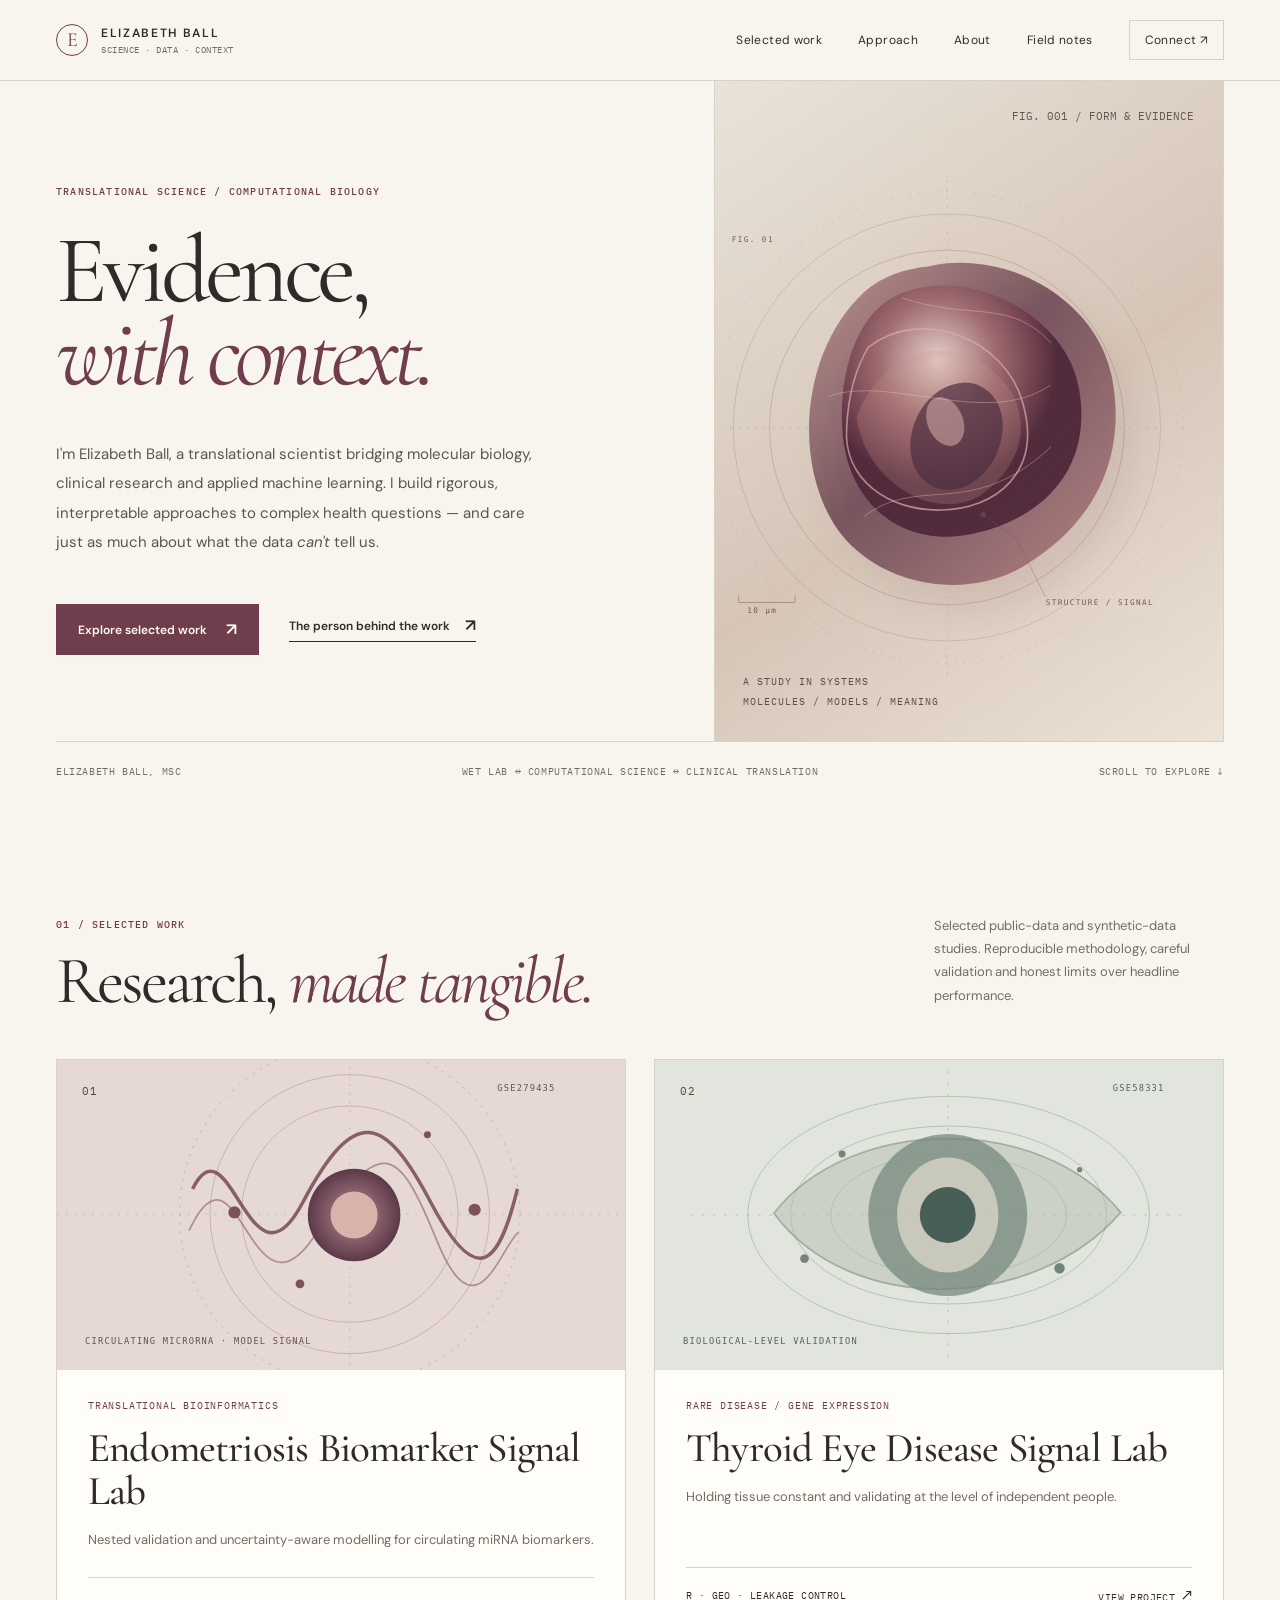
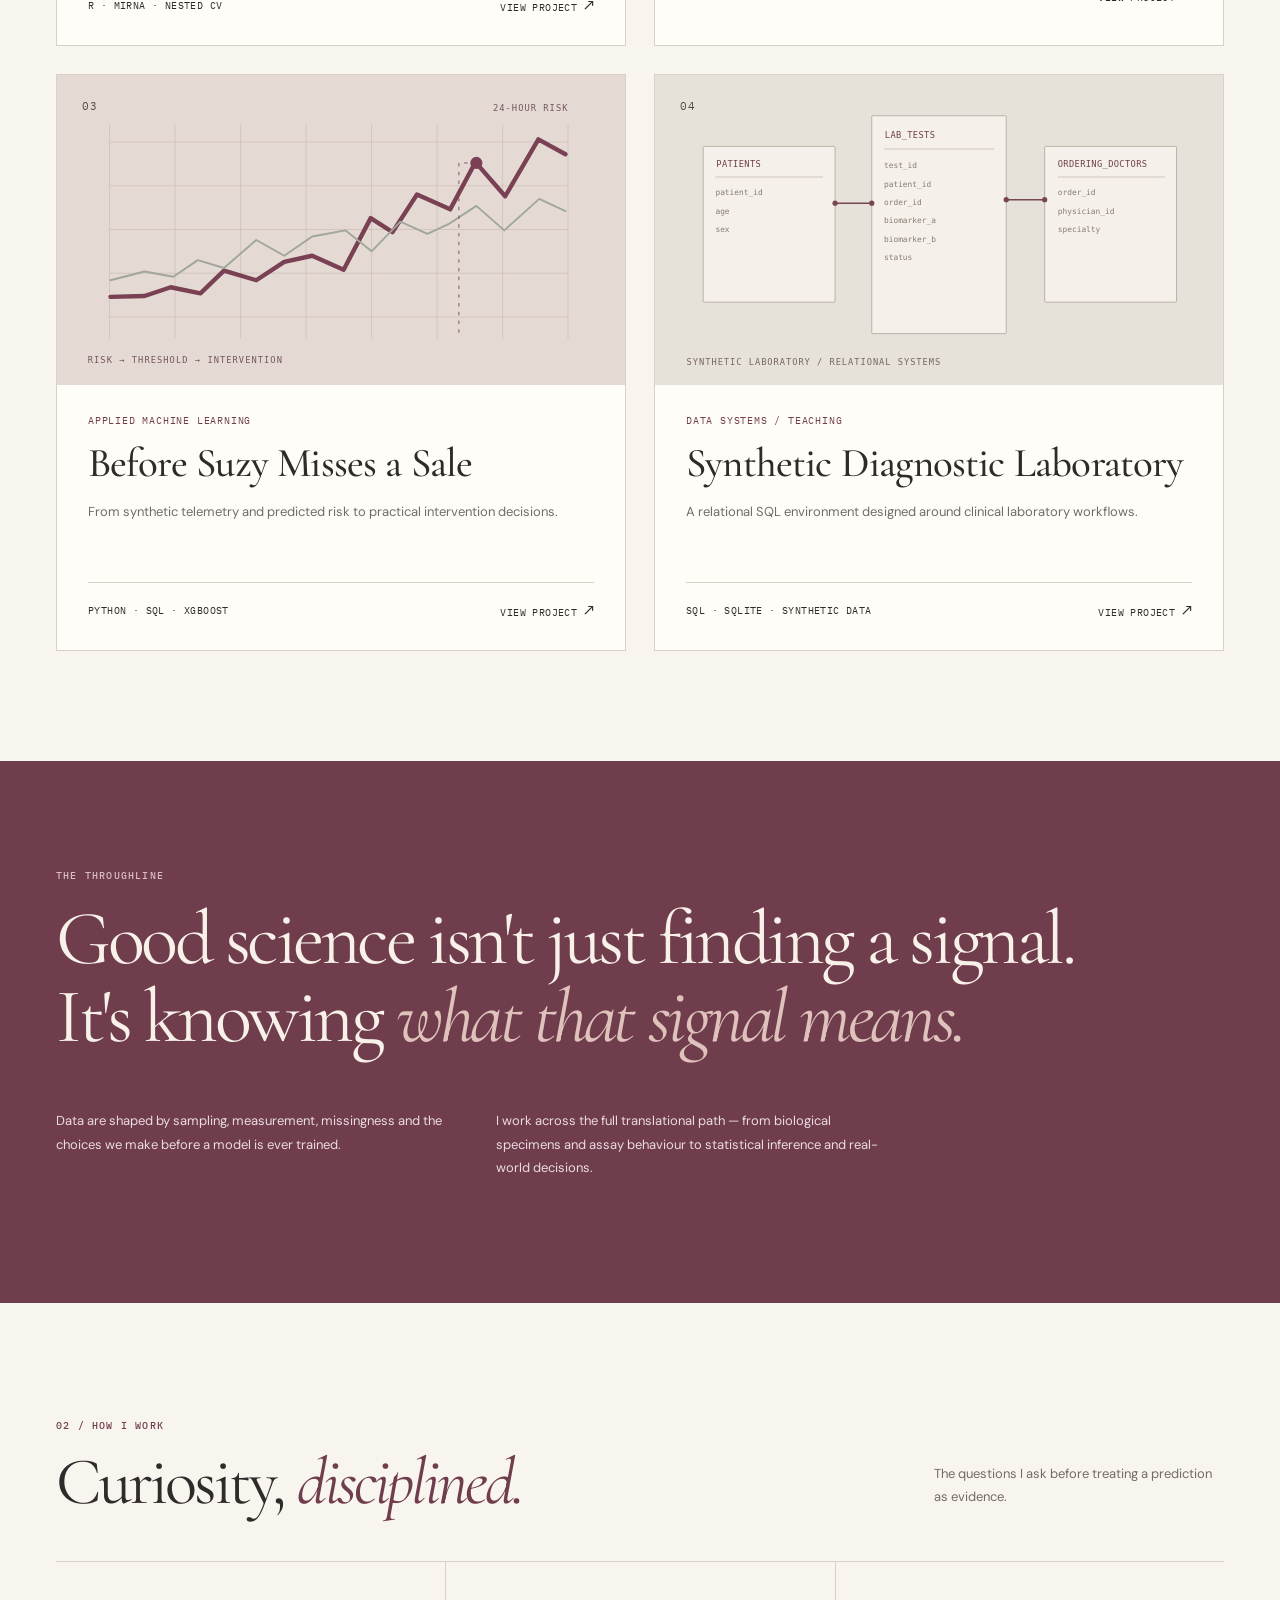
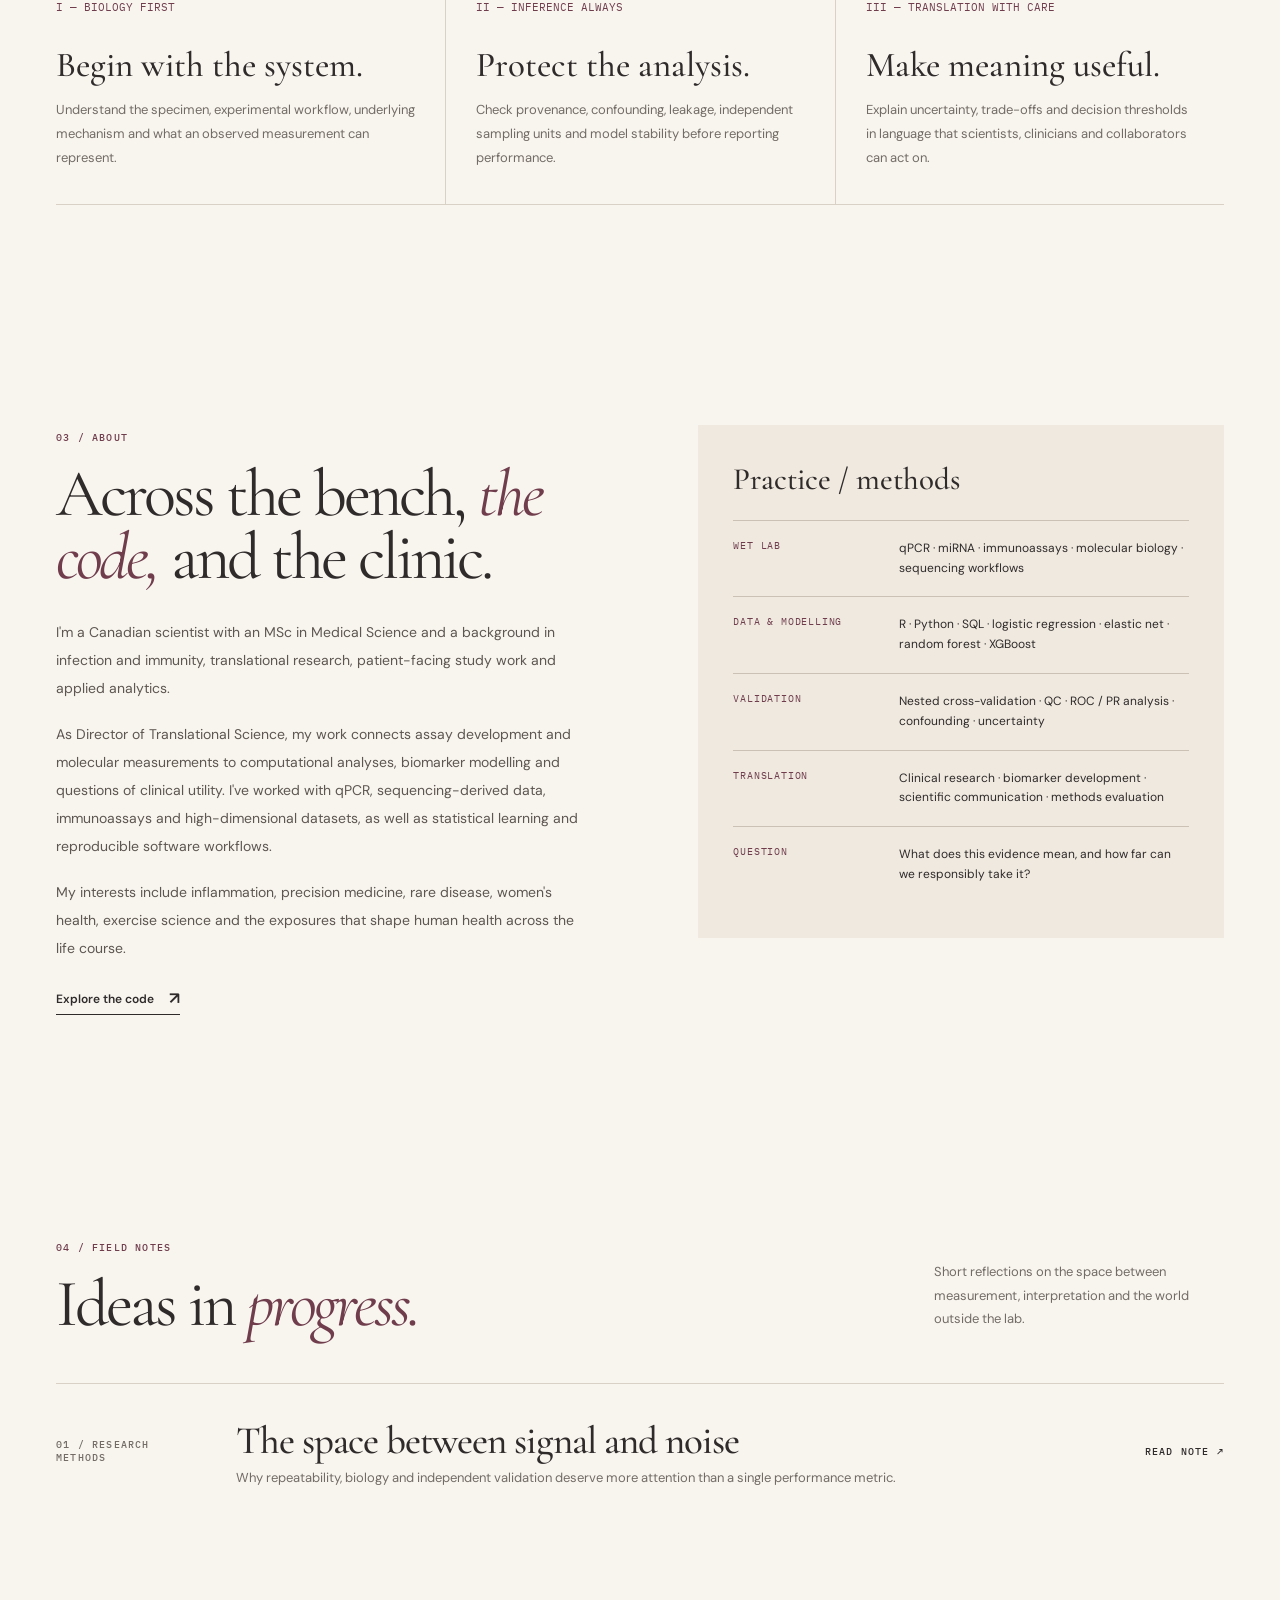
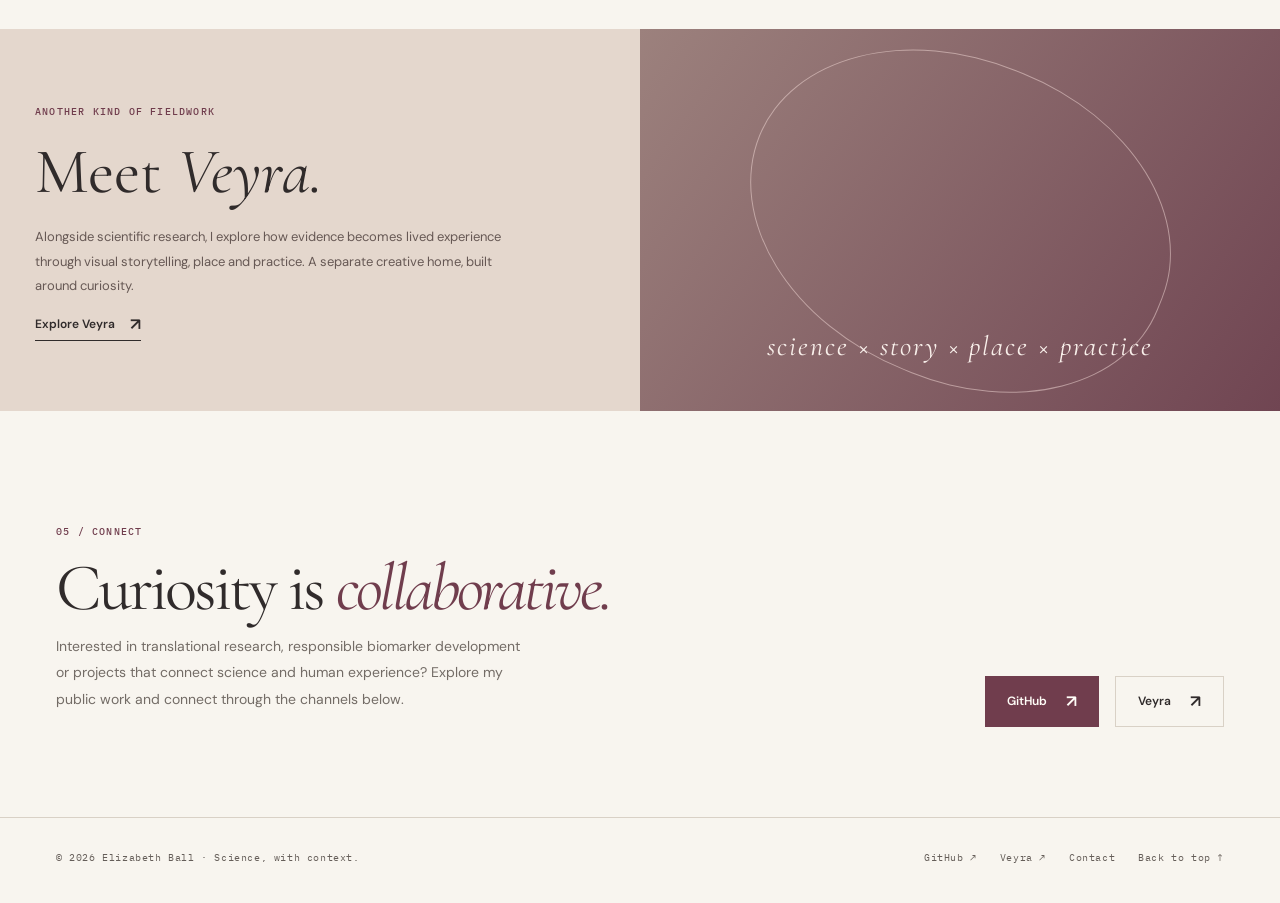
<file: index.html>
<!doctype html><html lang="en" id="top"><head><meta charset="utf-8"><meta name="viewport" content="width=device-width,initial-scale=1"><meta name="theme-color" content="#f8f5ef"><meta name="description" content="Elizabeth Ball, MSc. Translational science, molecular biology, computational modelling and biomarker research."><title>Science, Data &amp; Context | Elizabeth Ball</title><link rel="icon" type="image/svg+xml" href="assets/favicon.svg"><link rel="stylesheet" href="styles.css"><script defer src="script.js"></script></head><body><a class="skip-link" href="#main">Skip to content</a>
<header class="site-header"><div class="container header-inner"><a class="brand" href="index.html" aria-label="Elizabeth Ball, home"><span class="brand-symbol">E</span><span class="brand-text"><span class="brand-name">Elizabeth Ball</span><span class="brand-sub">SCIENCE · DATA · CONTEXT</span></span></a><button class="menu-button" type="button" aria-label="Toggle navigation" aria-expanded="false" aria-controls="site-nav"><span></span><span></span></button><nav class="nav" id="site-nav" aria-label="Main navigation"><a href="index.html#work">Selected work</a><a href="index.html#approach">Approach</a><a href="index.html#about">About</a><a href="index.html#notes">Field notes</a><a href="index.html#contact" class="nav-out">Connect ↗</a></nav></div></header><main id="main"><div class="container"><section class="hero" aria-labelledby="hero-title"><div class="hero-copy"><span class="eyebrow" style="color:var(--wine)">TRANSLATIONAL SCIENCE / COMPUTATIONAL BIOLOGY</span><h1 id="hero-title">Evidence,<br><em>with context.</em></h1><p class="hero-text">I'm Elizabeth Ball, a translational scientist bridging molecular biology, clinical research and applied machine learning. I build rigorous, interpretable approaches to complex health questions — and care just as much about what the data <em>can't</em> tell us.</p><div class="hero-actions"><a class="btn btn-primary" href="#work">Explore selected work <span class="arrow">↗</span></a><a class="text-link" href="#about">The person behind the work <span class="arrow">↗</span></a></div></div><div class="hero-art" role="img" aria-label="Abstract illustration of a cell-like form with concentric scientific measurement rings"><div class="art-grain"></div><img class="hero-motif" src="assets/hero-motif.svg" alt="" aria-hidden="true"><span class="art-index">FIG. 001 / FORM &amp; EVIDENCE</span><span class="art-label">A STUDY IN SYSTEMS<br>MOLECULES / MODELS / MEANING</span></div></section><div class="hero-bottom"><span>ELIZABETH BALL, MSc</span><span>WET LAB ↔ COMPUTATIONAL SCIENCE ↔ CLINICAL TRANSLATION</span><span>SCROLL TO EXPLORE ↓</span></div></div>
<section class="section container" id="work"><div class="section-head reveal"><div><span class="eyebrow" style="color:var(--wine)">01 / SELECTED WORK</span><h2>Research, <em>made tangible.</em></h2></div><p class="section-intro">Selected public-data and synthetic-data studies. Reproducible methodology, careful validation and honest limits over headline performance.</p></div><div class="projects-grid"><a href="projects/endometriosis.html" class="project-card reveal" aria-label="Read case study: Endometriosis Biomarker Signal Lab"><div class="project-art endo"><img src="assets/endo-art.svg" alt="Abstract editorial illustration representing circulating microRNA" loading="lazy"><span class="overlay-index">01</span></div><div class="project-body"><span class="project-meta">TRANSLATIONAL BIOINFORMATICS</span><h3>Endometriosis Biomarker Signal Lab</h3><p>Nested validation and uncertainty-aware modelling for circulating miRNA biomarkers.</p><div class="project-bottom"><span>R · miRNA · NESTED CV</span><span>View project <span class="arrow">↗</span></span></div></div></a><a href="projects/thyroid-eye-disease.html" class="project-card reveal" aria-label="Read case study: Thyroid Eye Disease Signal Lab"><div class="project-art ted"><img src="assets/ted-art.svg" alt="Abstract editorial illustration representing orbital tissue" loading="lazy"><span class="overlay-index">02</span></div><div class="project-body"><span class="project-meta">RARE DISEASE / GENE EXPRESSION</span><h3>Thyroid Eye Disease Signal Lab</h3><p>Holding tissue constant and validating at the level of independent people.</p><div class="project-bottom"><span>R · GEO · LEAKAGE CONTROL</span><span>View project <span class="arrow">↗</span></span></div></div></a><a href="projects/terminal-reliability.html" class="project-card reveal" aria-label="Read case study: Before Suzy Misses a Sale"><div class="project-art terminal"><img src="assets/terminal-art.svg" alt="Abstract editorial illustration representing time-series decision modelling" loading="lazy"><span class="overlay-index">03</span></div><div class="project-body"><span class="project-meta">APPLIED MACHINE LEARNING</span><h3>Before Suzy Misses a Sale</h3><p>From synthetic telemetry and predicted risk to practical intervention decisions.</p><div class="project-bottom"><span>PYTHON · SQL · XGBOOST</span><span>View project <span class="arrow">↗</span></span></div></div></a><a href="projects/sql-laboratory.html" class="project-card reveal" aria-label="Read case study: Synthetic Diagnostic Laboratory"><div class="project-art sql"><img src="assets/sql-art.svg" alt="Abstract editorial illustration representing a relational laboratory database" loading="lazy"><span class="overlay-index">04</span></div><div class="project-body"><span class="project-meta">DATA SYSTEMS / TEACHING</span><h3>Synthetic Diagnostic Laboratory</h3><p>A relational SQL environment designed around clinical laboratory workflows.</p><div class="project-bottom"><span>SQL · SQLITE · SYNTHETIC DATA</span><span>View project <span class="arrow">↗</span></span></div></div></a></div></section>
<section class="statement"><div class="container reveal"><span class="eyebrow">THE THROUGHLINE</span><h2>Good science isn't just finding a signal. It's knowing <em>what that signal means.</em></h2><div class="statement-foot"><p>Data are shaped by sampling, measurement, missingness and the choices we make before a model is ever trained.</p><p>I work across the full translational path — from biological specimens and assay behaviour to statistical inference and real-world decisions.</p></div></div></section>
<section class="section container" id="approach"><div class="section-head reveal"><div><span class="eyebrow" style="color:var(--wine)">02 / HOW I WORK</span><h2>Curiosity, <em>disciplined.</em></h2></div><p class="section-intro">The questions I ask before treating a prediction as evidence.</p></div><div class="method-grid"><div class="method reveal"><span class="method-num">I — BIOLOGY FIRST</span><h3>Begin with the system.</h3><p>Understand the specimen, experimental workflow, underlying mechanism and what an observed measurement can represent.</p></div><div class="method reveal"><span class="method-num">II — INFERENCE ALWAYS</span><h3>Protect the analysis.</h3><p>Check provenance, confounding, leakage, independent sampling units and model stability before reporting performance.</p></div><div class="method reveal"><span class="method-num">III — TRANSLATION WITH CARE</span><h3>Make meaning useful.</h3><p>Explain uncertainty, trade-offs and decision thresholds in language that scientists, clinicians and collaborators can act on.</p></div></div></section>
<section class="section container about" id="about"><div class="reveal"><span class="eyebrow" style="color:var(--wine)">03 / ABOUT</span><h2>Across the bench, <em>the code,</em> and the clinic.</h2><p>I'm a Canadian scientist with an MSc in Medical Science and a background in infection and immunity, translational research, patient-facing study work and applied analytics.</p><p>As Director of Translational Science, my work connects assay development and molecular measurements to computational analyses, biomarker modelling and questions of clinical utility. I've worked with qPCR, sequencing-derived data, immunoassays and high-dimensional datasets, as well as statistical learning and reproducible software workflows.</p><p>My interests include inflammation, precision medicine, rare disease, women's health, exercise science and the exposures that shape human health across the life course.</p><a class="text-link" href="https://github.com/lizzball" target="_blank" rel="noopener noreferrer" style="margin-top:14px">Explore the code <span class="arrow">↗</span></a></div><div class="capabilities reveal"><h3>Practice / methods</h3><div class="cap-row"><span>Wet lab</span><span>qPCR · miRNA · immunoassays · molecular biology · sequencing workflows</span></div><div class="cap-row"><span>Data &amp; modelling</span><span>R · Python · SQL · logistic regression · elastic net · random forest · XGBoost</span></div><div class="cap-row"><span>Validation</span><span>Nested cross-validation · QC · ROC / PR analysis · confounding · uncertainty</span></div><div class="cap-row"><span>Translation</span><span>Clinical research · biomarker development · scientific communication · methods evaluation</span></div><div class="cap-row"><span>Question</span><span>What does this evidence mean, and how far can we responsibly take it?</span></div></div></section>
<section class="section container" id="notes"><div class="section-head reveal"><div><span class="eyebrow" style="color:var(--wine)">04 / FIELD NOTES</span><h2>Ideas in <em>progress.</em></h2></div><p class="section-intro">Short reflections on the space between measurement, interpretation and the world outside the lab.</p></div><a class="note-card reveal" href="notes/the-space-between-signal-and-noise.html"><span class="eyebrow muted">01 / RESEARCH METHODS</span><div><h3>The space between signal and noise</h3><p>Why repeatability, biology and independent validation deserve more attention than a single performance metric.</p></div><span class="link-end mono">READ NOTE ↗</span></a></section>
<section class="veyra-band"><div class="copy"><span class="eyebrow" style="color:var(--wine)">ANOTHER KIND OF FIELDWORK</span><h2>Meet <em>Veyra.</em></h2><p>Alongside scientific research, I explore how evidence becomes lived experience through visual storytelling, place and practice. A separate creative home, built around curiosity.</p><a class="text-link" href="https://veyrainsights.com/" target="_blank" rel="noopener noreferrer">Explore Veyra <span class="arrow">↗</span></a></div><div class="visual" aria-hidden="true"></div></section>
<section class="contact container" id="contact"><div><span class="eyebrow" style="color:var(--wine)">05 / CONNECT</span><h2>Curiosity is <em>collaborative.</em></h2><p>Interested in translational research, responsible biomarker development or projects that connect science and human experience? Explore my public work and connect through the channels below.</p></div><div class="contact-links"><a class="btn btn-primary" href="https://github.com/lizzball" target="_blank" rel="noopener noreferrer">GitHub <span class="arrow">↗</span></a><a class="btn" style="border:1px solid var(--line)" href="https://veyrainsights.com/" target="_blank" rel="noopener noreferrer">Veyra <span class="arrow">↗</span></a></div></section></main><footer class="site-footer"><div class="container footer-inner"><span>© 2026 Elizabeth Ball · Science, with context.</span><div class="footer-links"><a href="https://github.com/lizzball" target="_blank" rel="noopener noreferrer">GitHub ↗</a><a href="https://veyrainsights.com/" target="_blank" rel="noopener noreferrer">Veyra ↗</a><a href="index.html#contact">Contact</a><a href="#top">Back to top ↑</a></div></div></footer></body></html>
</file>
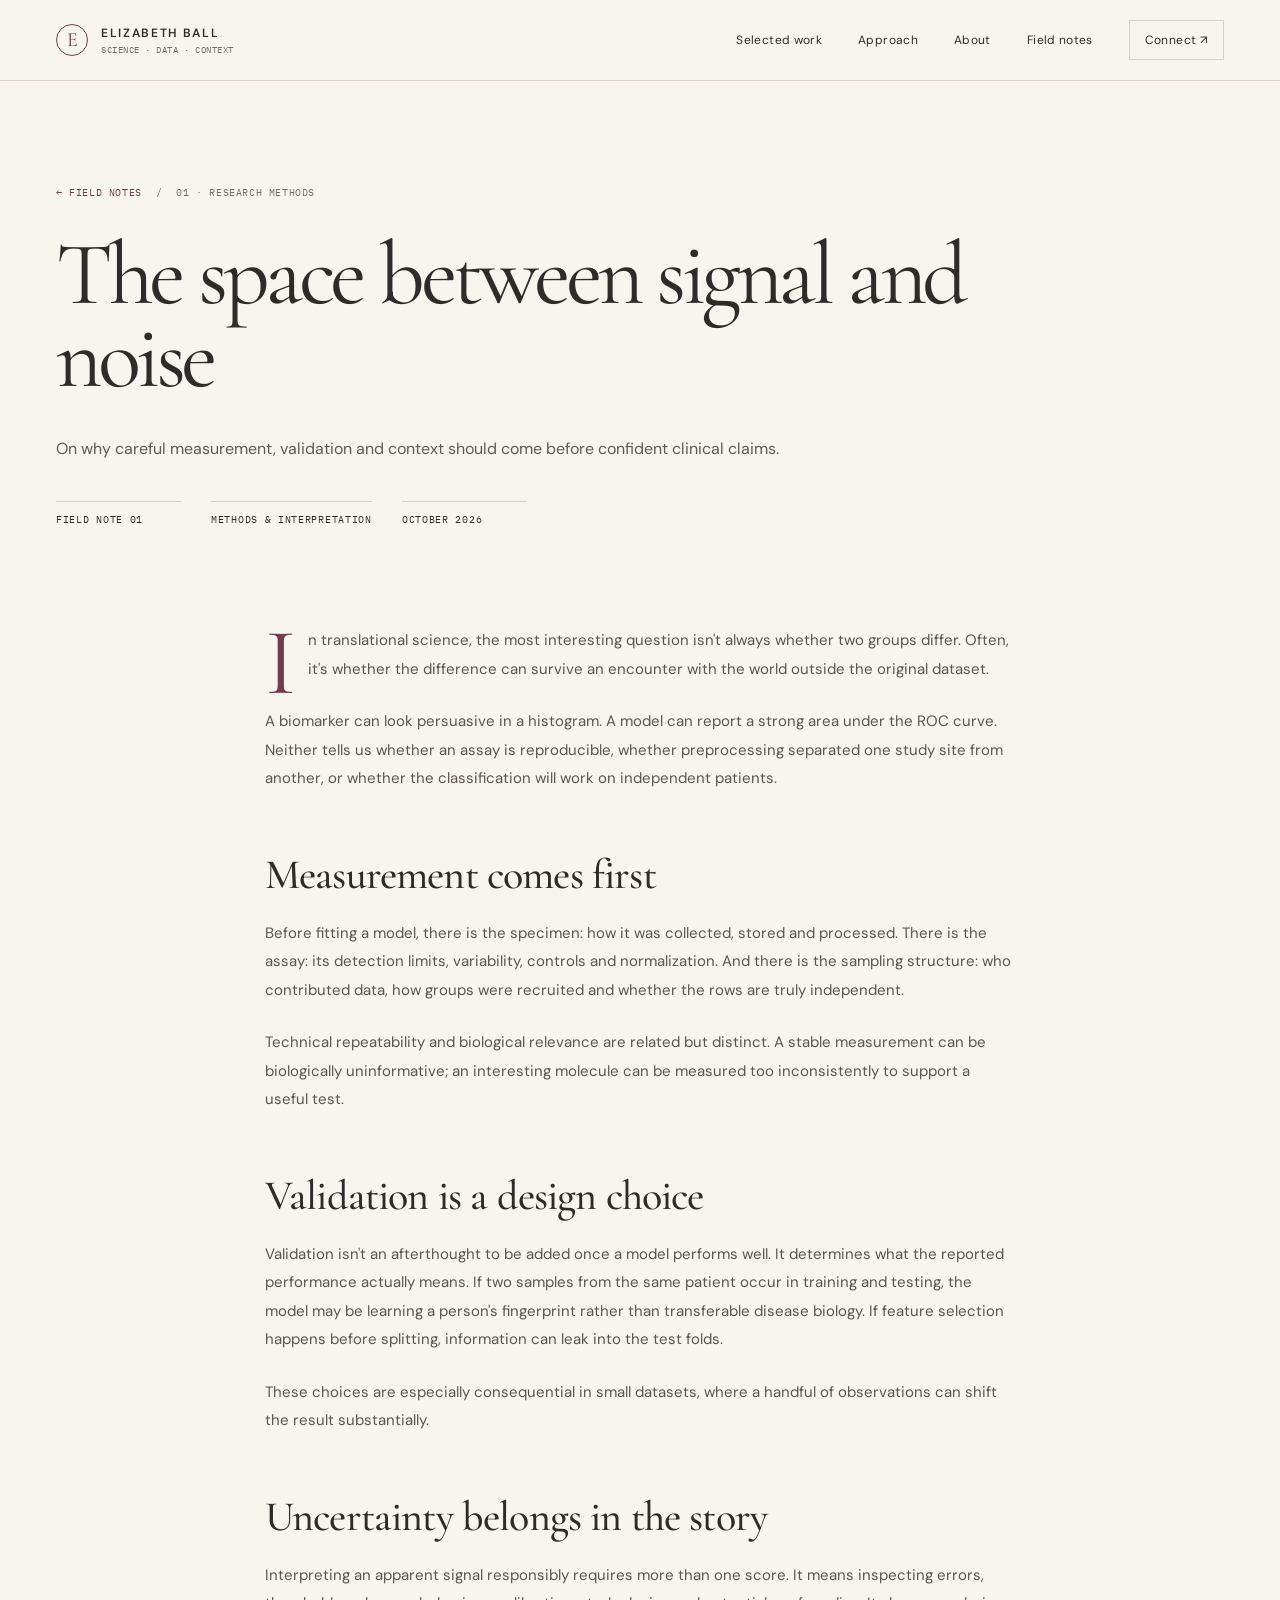
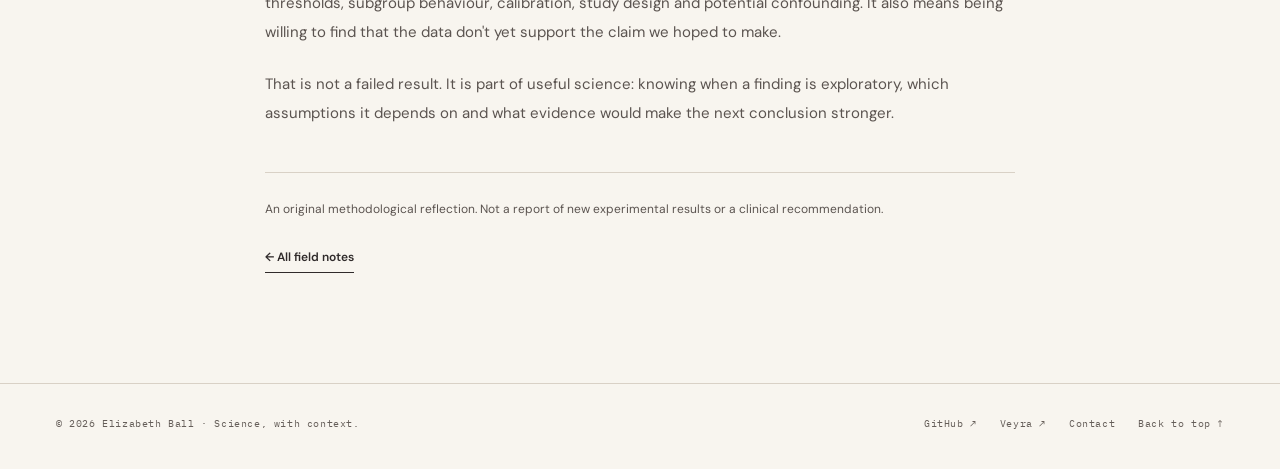
<file: notes/the-space-between-signal-and-noise.html>
<!doctype html><html lang="en" id="top"><head><meta charset="utf-8"><meta name="viewport" content="width=device-width,initial-scale=1"><meta name="theme-color" content="#f8f5ef"><meta name="description" content="A research methods field note about measurement, robust validation and clinical interpretation."><title>The space between signal and noise | Elizabeth Ball</title><link rel="icon" type="image/svg+xml" href="../assets/favicon.svg"><link rel="stylesheet" href="../styles.css"><script defer src="../script.js"></script></head><body><a class="skip-link" href="#main">Skip to content</a>
<header class="site-header"><div class="container header-inner"><a class="brand" href="../index.html" aria-label="Elizabeth Ball, home"><span class="brand-symbol">E</span><span class="brand-text"><span class="brand-name">Elizabeth Ball</span><span class="brand-sub">SCIENCE · DATA · CONTEXT</span></span></a><button class="menu-button" type="button" aria-label="Toggle navigation" aria-expanded="false" aria-controls="site-nav"><span></span><span></span></button><nav class="nav" id="site-nav" aria-label="Main navigation"><a href="../index.html#work">Selected work</a><a href="../index.html#approach">Approach</a><a href="../index.html#about">About</a><a href="../index.html#notes">Field notes</a><a href="../index.html#contact" class="nav-out">Connect ↗</a></nav></div></header><main id="main"><div class="container"><header class="note-header"><div class="breadcrumbs"><a href="../index.html#notes">← Field notes</a><span>/</span><span>01 · RESEARCH METHODS</span></div><h1>The space between signal and noise</h1><p class="lede">On why careful measurement, validation and context should come before confident clinical claims.</p><div class="case-meta"><span>FIELD NOTE 01</span><span>METHODS &amp; INTERPRETATION</span><span>OCTOBER 2026</span></div></header></div><article class="article container"><p class="dropcap">In translational science, the most interesting question isn't always whether two groups differ. Often, it's whether the difference can survive an encounter with the world outside the original dataset.</p><p>A biomarker can look persuasive in a histogram. A model can report a strong area under the ROC curve. Neither tells us whether an assay is reproducible, whether preprocessing separated one study site from another, or whether the classification will work on independent patients.</p><h2>Measurement comes first</h2><p>Before fitting a model, there is the specimen: how it was collected, stored and processed. There is the assay: its detection limits, variability, controls and normalization. And there is the sampling structure: who contributed data, how groups were recruited and whether the rows are truly independent.</p><p>Technical repeatability and biological relevance are related but distinct. A stable measurement can be biologically uninformative; an interesting molecule can be measured too inconsistently to support a useful test.</p><h2>Validation is a design choice</h2><p>Validation isn't an afterthought to be added once a model performs well. It determines what the reported performance actually means. If two samples from the same patient occur in training and testing, the model may be learning a person's fingerprint rather than transferable disease biology. If feature selection happens before splitting, information can leak into the test folds.</p><p>These choices are especially consequential in small datasets, where a handful of observations can shift the result substantially.</p><h2>Uncertainty belongs in the story</h2><p>Interpreting an apparent signal responsibly requires more than one score. It means inspecting errors, thresholds, subgroup behaviour, calibration, study design and potential confounding. It also means being willing to find that the data don't yet support the claim we hoped to make.</p><p>That is not a failed result. It is part of useful science: knowing when a finding is exploratory, which assumptions it depends on and what evidence would make the next conclusion stronger.</p><p class="muted" style="font-size:12px;border-top:1px solid var(--line);padding-top:25px;margin-top:45px">An original methodological reflection. Not a report of new experimental results or a clinical recommendation.</p><a class="text-link" href="../index.html#notes">← All field notes</a></article></main><footer class="site-footer"><div class="container footer-inner"><span>© 2026 Elizabeth Ball · Science, with context.</span><div class="footer-links"><a href="https://github.com/lizzball" target="_blank" rel="noopener noreferrer">GitHub ↗</a><a href="https://veyrainsights.com/" target="_blank" rel="noopener noreferrer">Veyra ↗</a><a href="../index.html#contact">Contact</a><a href="#top">Back to top ↑</a></div></div></footer></body></html>
</file>
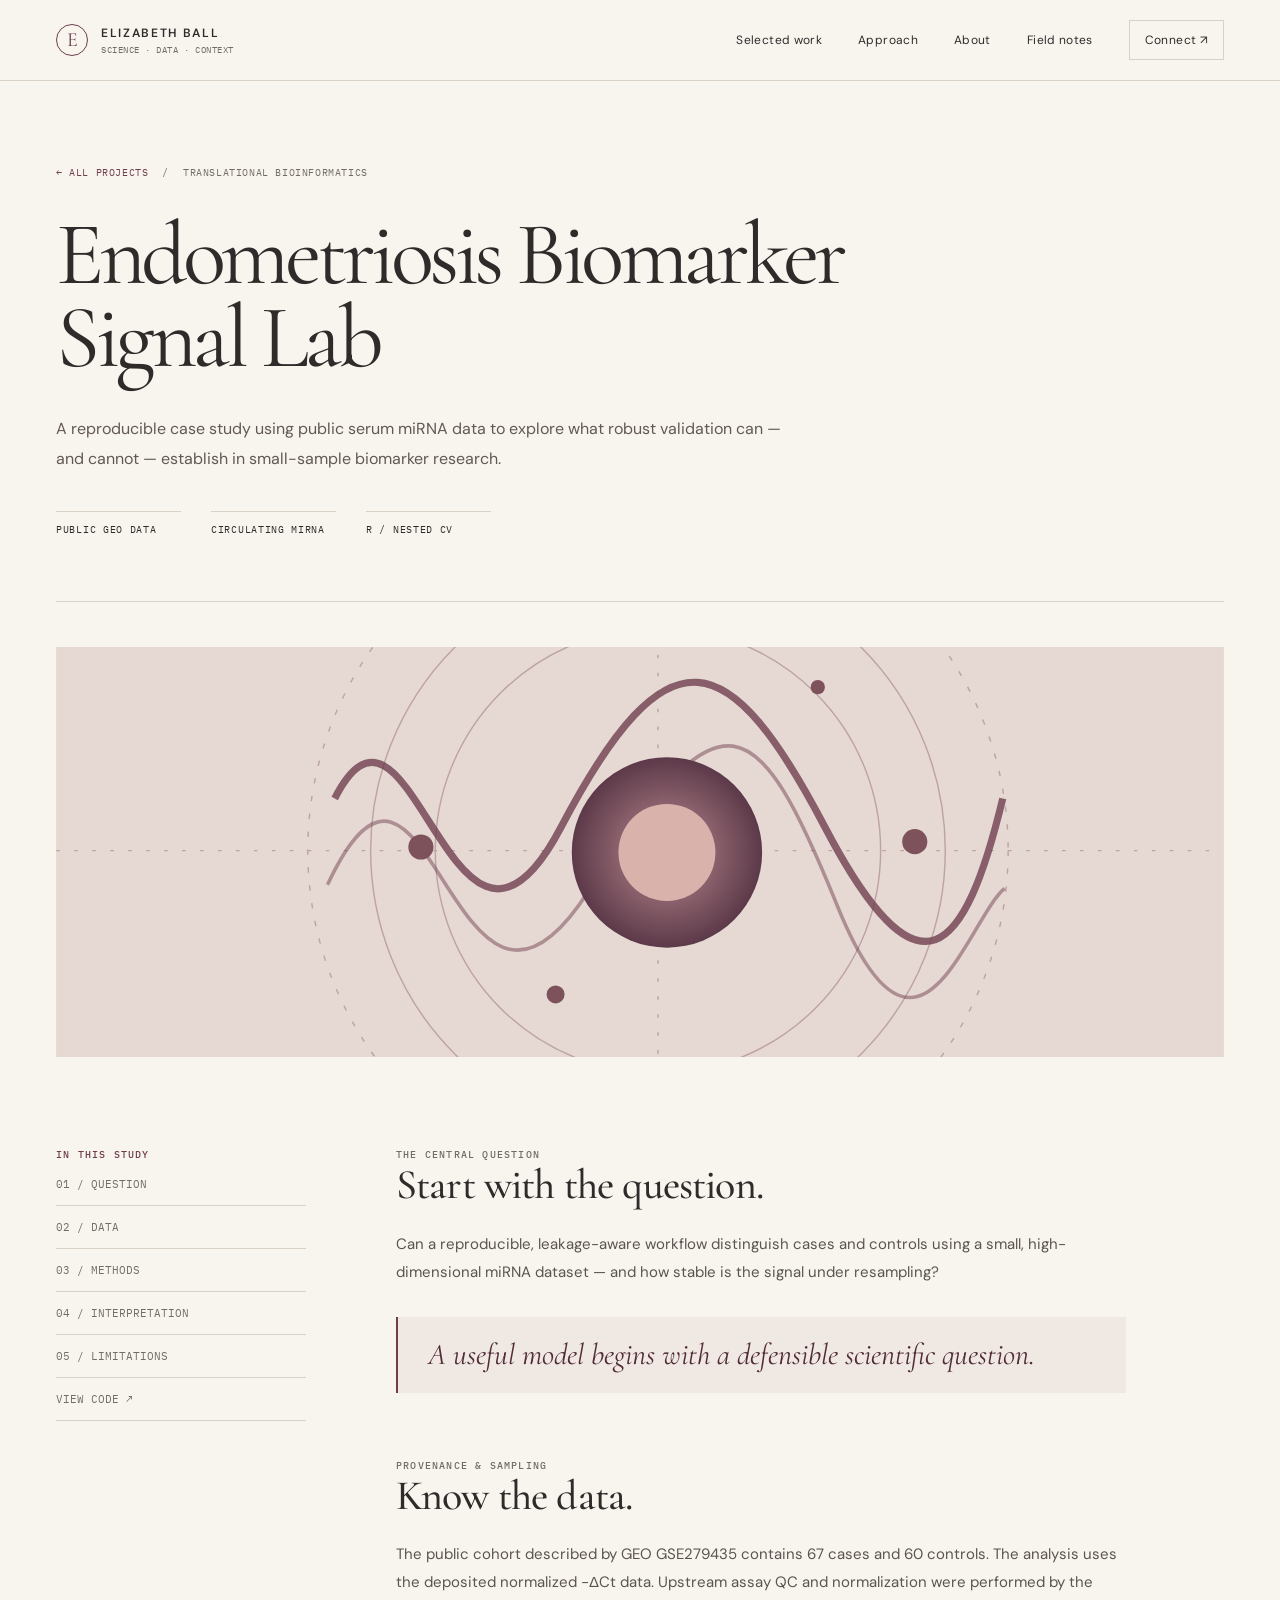
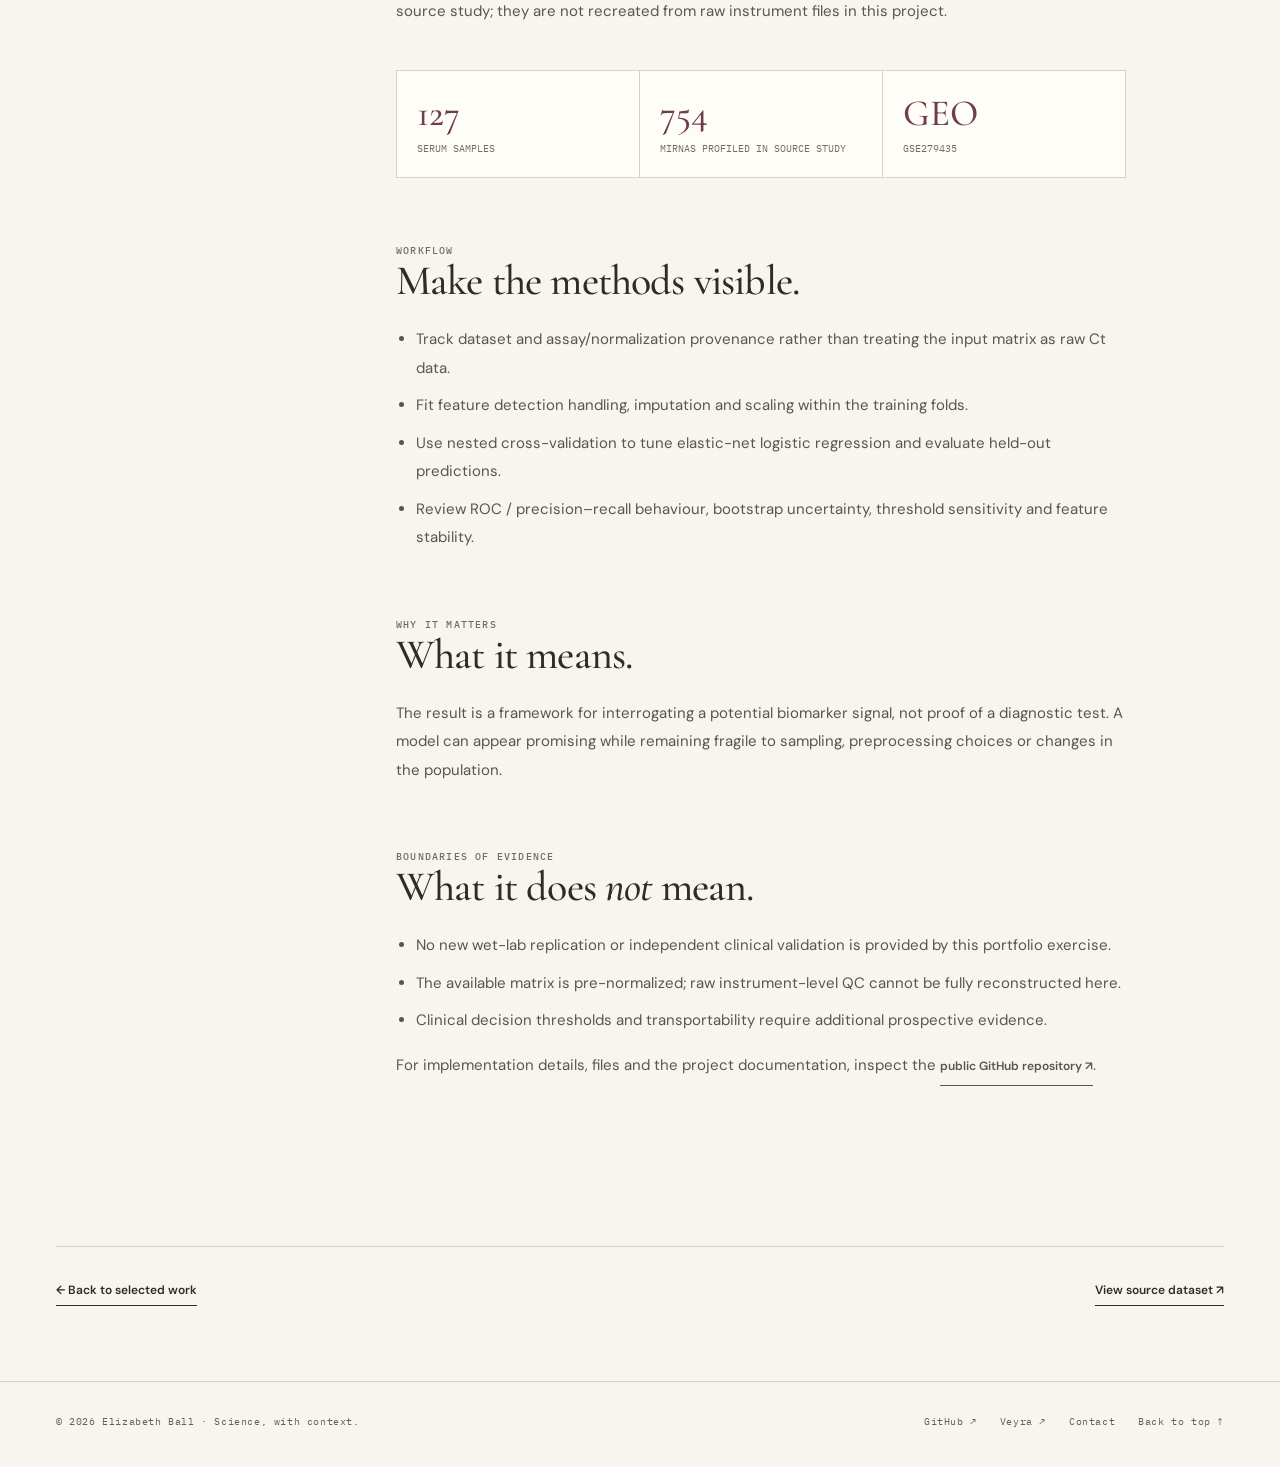
<file: projects/endometriosis.html>
<!doctype html><html lang="en" id="top"><head><meta charset="utf-8"><meta name="viewport" content="width=device-width,initial-scale=1"><meta name="theme-color" content="#f8f5ef"><meta name="description" content="A reproducible case study using public serum miRNA data to explore what robust validation can — and cannot — establish in small-sample biomarker research."><title>Endometriosis Biomarker Signal Lab | Elizabeth Ball</title><link rel="icon" type="image/svg+xml" href="../assets/favicon.svg"><link rel="stylesheet" href="../styles.css"><script defer src="../script.js"></script></head><body><a class="skip-link" href="#main">Skip to content</a>
<header class="site-header"><div class="container header-inner"><a class="brand" href="../index.html" aria-label="Elizabeth Ball, home"><span class="brand-symbol">E</span><span class="brand-text"><span class="brand-name">Elizabeth Ball</span><span class="brand-sub">SCIENCE · DATA · CONTEXT</span></span></a><button class="menu-button" type="button" aria-label="Toggle navigation" aria-expanded="false" aria-controls="site-nav"><span></span><span></span></button><nav class="nav" id="site-nav" aria-label="Main navigation"><a href="../index.html#work">Selected work</a><a href="../index.html#approach">Approach</a><a href="../index.html#about">About</a><a href="../index.html#notes">Field notes</a><a href="../index.html#contact" class="nav-out">Connect ↗</a></nav></div></header><main id="main"><div class="container"><header class="case-header"><div class="breadcrumbs"><a href="../index.html#work">← All projects</a><span>/</span><span>TRANSLATIONAL BIOINFORMATICS</span></div><h1>Endometriosis Biomarker Signal Lab</h1><p class="lede">A reproducible case study using public serum miRNA data to explore what robust validation can — and cannot — establish in small-sample biomarker research.</p><div class="case-meta"><span>Public GEO data</span><span>Circulating miRNA</span><span>R / nested CV</span></div></header><div class="case-visual"><div class="project-art endo"><img src="../assets/endo-art.svg" alt="Abstract editorial illustration representing circulating microRNA" loading="lazy"></div></div><div class="case-body"><aside class="case-side" aria-label="Case study sections"><span class="eyebrow" style="color:var(--wine)">IN THIS STUDY</span><a href="#question">01 / QUESTION</a><a href="#data">02 / DATA</a><a href="#methods">03 / METHODS</a><a href="#meaning">04 / INTERPRETATION</a><a href="#limits">05 / LIMITATIONS</a><a href="https://github.com/lizzball/endo-public-data" target="_blank" rel="noopener noreferrer">VIEW CODE ↗</a></aside><div class="case-content"><section id="question"><span class="eyebrow muted">THE CENTRAL QUESTION</span><h2>Start with the question.</h2><p>Can a reproducible, leakage-aware workflow distinguish cases and controls using a small, high-dimensional miRNA dataset — and how stable is the signal under resampling?</p><div class="case-callout">A useful model begins with a defensible scientific question.</div></section><section id="data"><span class="eyebrow muted">PROVENANCE &amp; SAMPLING</span><h2>Know the data.</h2><p>The public cohort described by GEO GSE279435 contains 67 cases and 60 controls. The analysis uses the deposited normalized −ΔCt data. Upstream assay QC and normalization were performed by the source study; they are not recreated from raw instrument files in this project.</p><div class="case-stat-grid"><div class="case-stat"><strong>127</strong><span>serum samples</span></div><div class="case-stat"><strong>754</strong><span>miRNAs profiled in source study</span></div><div class="case-stat"><strong>GEO</strong><span>GSE279435</span></div></div></section><section id="methods"><span class="eyebrow muted">WORKFLOW</span><h2>Make the methods visible.</h2><ul><li>Track dataset and assay/normalization provenance rather than treating the input matrix as raw Ct data.</li><li>Fit feature detection handling, imputation and scaling within the training folds.</li><li>Use nested cross-validation to tune elastic-net logistic regression and evaluate held-out predictions.</li><li>Review ROC / precision–recall behaviour, bootstrap uncertainty, threshold sensitivity and feature stability.</li></ul></section><section id="meaning"><span class="eyebrow muted">WHY IT MATTERS</span><h2>What it means.</h2><p>The result is a framework for interrogating a potential biomarker signal, not proof of a diagnostic test. A model can appear promising while remaining fragile to sampling, preprocessing choices or changes in the population.</p></section><section id="limits"><span class="eyebrow muted">BOUNDARIES OF EVIDENCE</span><h2>What it does <em>not</em> mean.</h2><ul><li>No new wet-lab replication or independent clinical validation is provided by this portfolio exercise.</li><li>The available matrix is pre-normalized; raw instrument-level QC cannot be fully reconstructed here.</li><li>Clinical decision thresholds and transportability require additional prospective evidence.</li></ul><p>For implementation details, files and the project documentation, inspect the <a class="text-link" href="https://github.com/lizzball/endo-public-data" target="_blank" rel="noopener noreferrer">public GitHub repository ↗</a>.</p></section></div></div><div class="case-footer-nav"><a class="text-link" href="../index.html#work">← Back to selected work</a><a class="text-link" href="https://www.ncbi.nlm.nih.gov/geo/query/acc.cgi?acc=GSE279435" target="_blank" rel="noopener noreferrer">View source dataset ↗</a></div></div></main><footer class="site-footer"><div class="container footer-inner"><span>© 2026 Elizabeth Ball · Science, with context.</span><div class="footer-links"><a href="https://github.com/lizzball" target="_blank" rel="noopener noreferrer">GitHub ↗</a><a href="https://veyrainsights.com/" target="_blank" rel="noopener noreferrer">Veyra ↗</a><a href="../index.html#contact">Contact</a><a href="#top">Back to top ↑</a></div></div></footer></body></html>
</file>
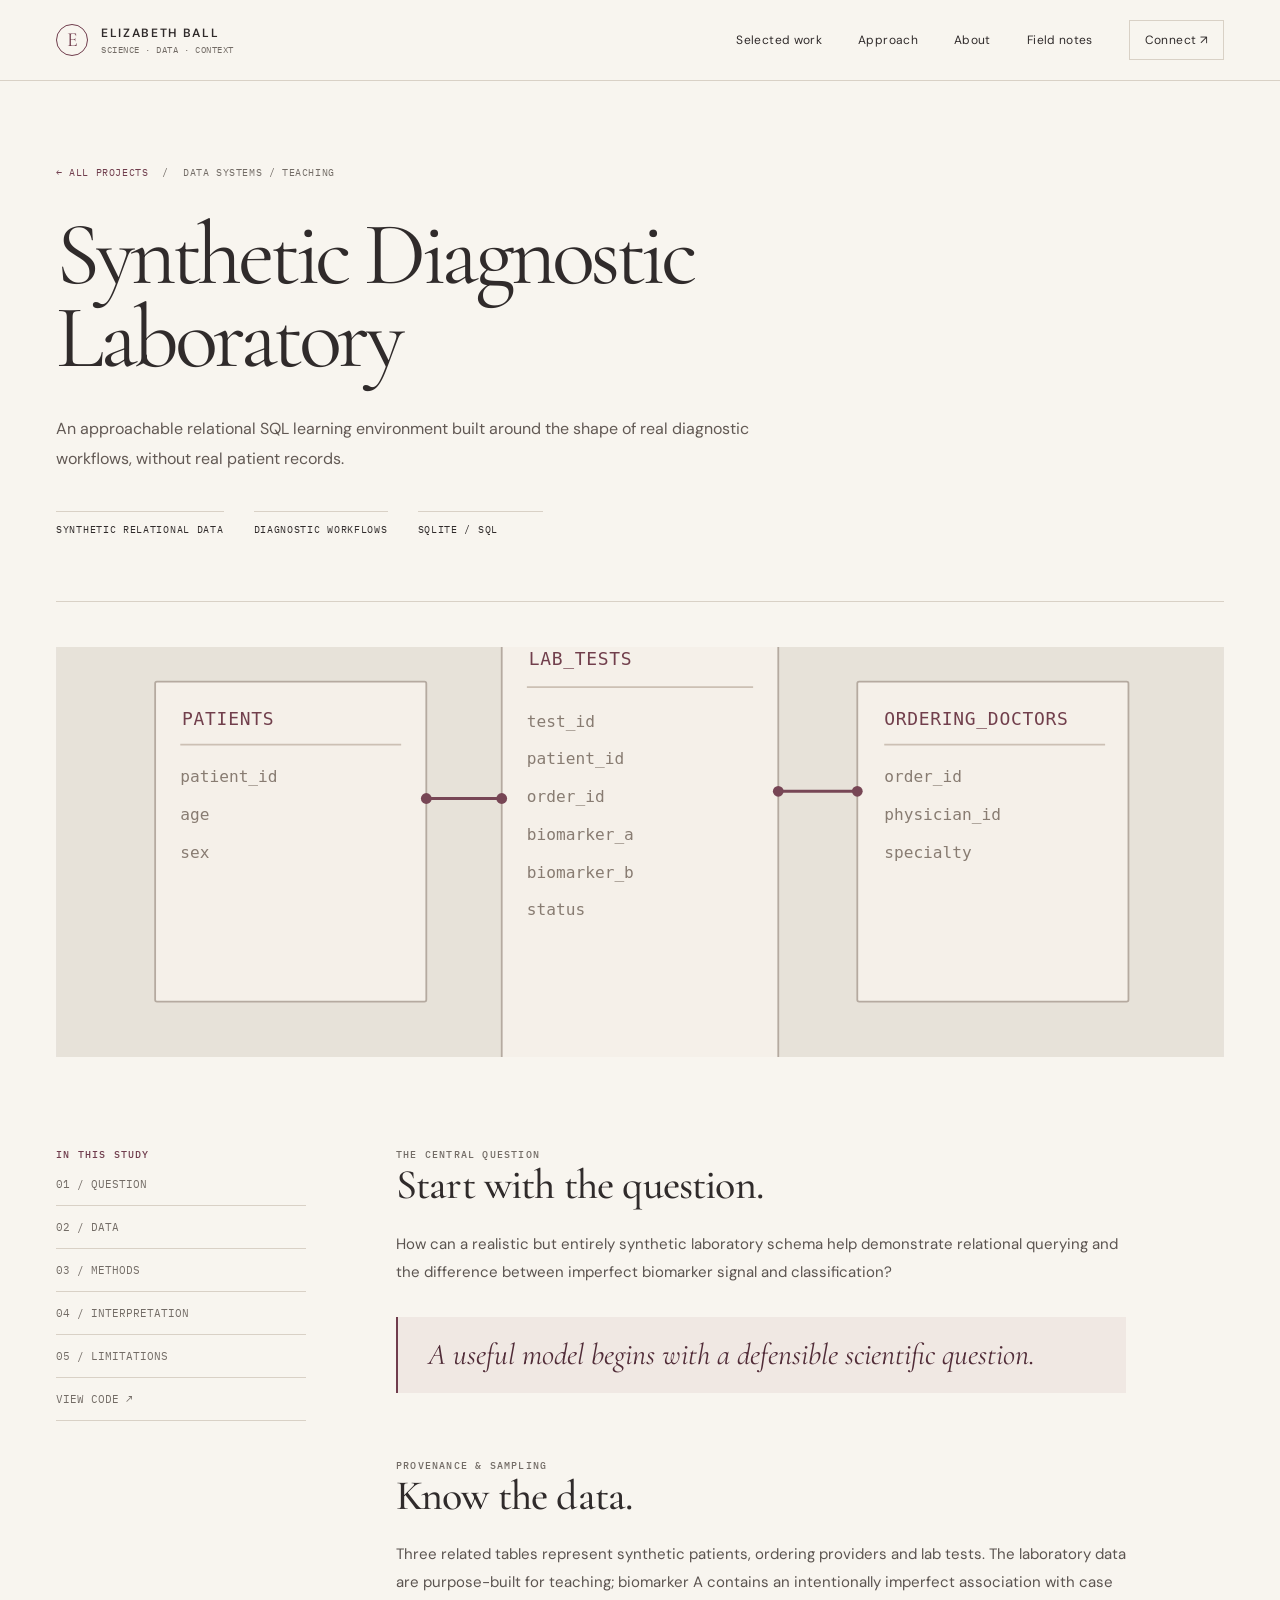
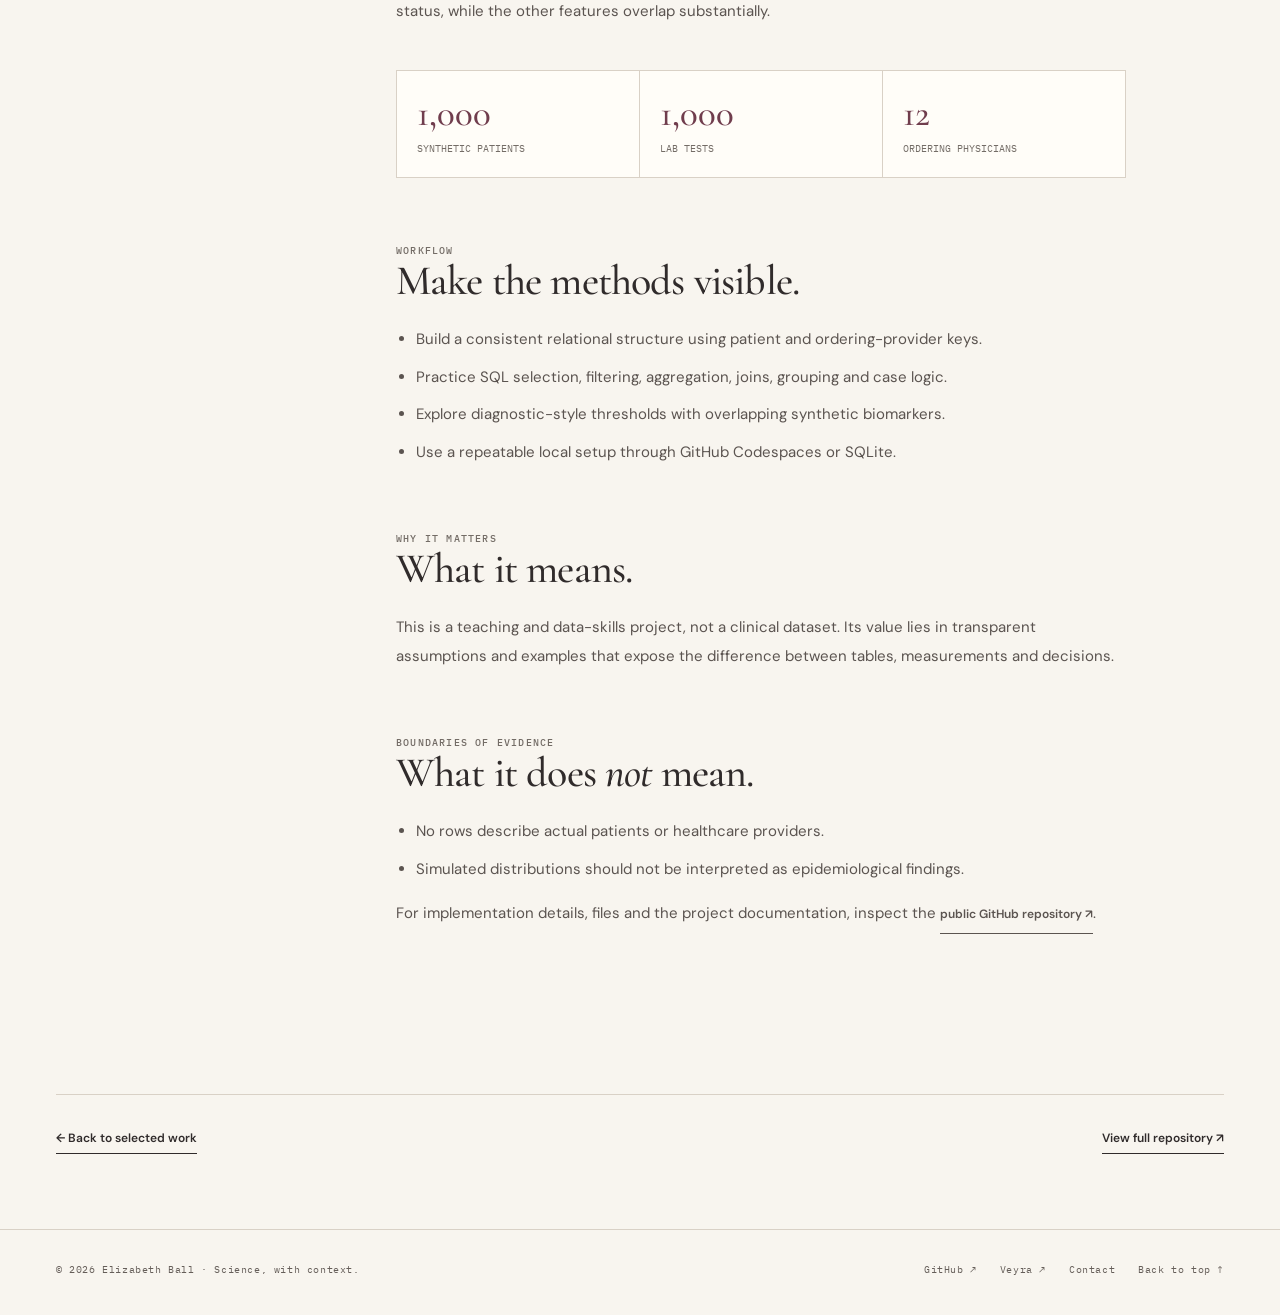
<file: projects/sql-laboratory.html>
<!doctype html><html lang="en" id="top"><head><meta charset="utf-8"><meta name="viewport" content="width=device-width,initial-scale=1"><meta name="theme-color" content="#f8f5ef"><meta name="description" content="An approachable relational SQL learning environment built around the shape of real diagnostic workflows, without real patient records."><title>Synthetic Diagnostic Laboratory | Elizabeth Ball</title><link rel="icon" type="image/svg+xml" href="../assets/favicon.svg"><link rel="stylesheet" href="../styles.css"><script defer src="../script.js"></script></head><body><a class="skip-link" href="#main">Skip to content</a>
<header class="site-header"><div class="container header-inner"><a class="brand" href="../index.html" aria-label="Elizabeth Ball, home"><span class="brand-symbol">E</span><span class="brand-text"><span class="brand-name">Elizabeth Ball</span><span class="brand-sub">SCIENCE · DATA · CONTEXT</span></span></a><button class="menu-button" type="button" aria-label="Toggle navigation" aria-expanded="false" aria-controls="site-nav"><span></span><span></span></button><nav class="nav" id="site-nav" aria-label="Main navigation"><a href="../index.html#work">Selected work</a><a href="../index.html#approach">Approach</a><a href="../index.html#about">About</a><a href="../index.html#notes">Field notes</a><a href="../index.html#contact" class="nav-out">Connect ↗</a></nav></div></header><main id="main"><div class="container"><header class="case-header"><div class="breadcrumbs"><a href="../index.html#work">← All projects</a><span>/</span><span>DATA SYSTEMS / TEACHING</span></div><h1>Synthetic Diagnostic Laboratory</h1><p class="lede">An approachable relational SQL learning environment built around the shape of real diagnostic workflows, without real patient records.</p><div class="case-meta"><span>Synthetic relational data</span><span>Diagnostic workflows</span><span>SQLite / SQL</span></div></header><div class="case-visual"><div class="project-art sql"><img src="../assets/sql-art.svg" alt="Abstract editorial illustration representing a relational laboratory database" loading="lazy"></div></div><div class="case-body"><aside class="case-side" aria-label="Case study sections"><span class="eyebrow" style="color:var(--wine)">IN THIS STUDY</span><a href="#question">01 / QUESTION</a><a href="#data">02 / DATA</a><a href="#methods">03 / METHODS</a><a href="#meaning">04 / INTERPRETATION</a><a href="#limits">05 / LIMITATIONS</a><a href="https://github.com/lizzball/builiding-SQL-course" target="_blank" rel="noopener noreferrer">VIEW CODE ↗</a></aside><div class="case-content"><section id="question"><span class="eyebrow muted">THE CENTRAL QUESTION</span><h2>Start with the question.</h2><p>How can a realistic but entirely synthetic laboratory schema help demonstrate relational querying and the difference between imperfect biomarker signal and classification?</p><div class="case-callout">A useful model begins with a defensible scientific question.</div></section><section id="data"><span class="eyebrow muted">PROVENANCE &amp; SAMPLING</span><h2>Know the data.</h2><p>Three related tables represent synthetic patients, ordering providers and lab tests. The laboratory data are purpose-built for teaching; biomarker A contains an intentionally imperfect association with case status, while the other features overlap substantially.</p><div class="case-stat-grid"><div class="case-stat"><strong>1,000</strong><span>synthetic patients</span></div><div class="case-stat"><strong>1,000</strong><span>lab tests</span></div><div class="case-stat"><strong>12</strong><span>ordering physicians</span></div></div></section><section id="methods"><span class="eyebrow muted">WORKFLOW</span><h2>Make the methods visible.</h2><ul><li>Build a consistent relational structure using patient and ordering-provider keys.</li><li>Practice SQL selection, filtering, aggregation, joins, grouping and case logic.</li><li>Explore diagnostic-style thresholds with overlapping synthetic biomarkers.</li><li>Use a repeatable local setup through GitHub Codespaces or SQLite.</li></ul></section><section id="meaning"><span class="eyebrow muted">WHY IT MATTERS</span><h2>What it means.</h2><p>This is a teaching and data-skills project, not a clinical dataset. Its value lies in transparent assumptions and examples that expose the difference between tables, measurements and decisions.</p></section><section id="limits"><span class="eyebrow muted">BOUNDARIES OF EVIDENCE</span><h2>What it does <em>not</em> mean.</h2><ul><li>No rows describe actual patients or healthcare providers.</li><li>Simulated distributions should not be interpreted as epidemiological findings.</li></ul><p>For implementation details, files and the project documentation, inspect the <a class="text-link" href="https://github.com/lizzball/builiding-SQL-course" target="_blank" rel="noopener noreferrer">public GitHub repository ↗</a>.</p></section></div></div><div class="case-footer-nav"><a class="text-link" href="../index.html#work">← Back to selected work</a><a class="text-link" href="https://github.com/lizzball/builiding-SQL-course" target="_blank" rel="noopener noreferrer">View full repository ↗</a></div></div></main><footer class="site-footer"><div class="container footer-inner"><span>© 2026 Elizabeth Ball · Science, with context.</span><div class="footer-links"><a href="https://github.com/lizzball" target="_blank" rel="noopener noreferrer">GitHub ↗</a><a href="https://veyrainsights.com/" target="_blank" rel="noopener noreferrer">Veyra ↗</a><a href="../index.html#contact">Contact</a><a href="#top">Back to top ↑</a></div></div></footer></body></html>
</file>
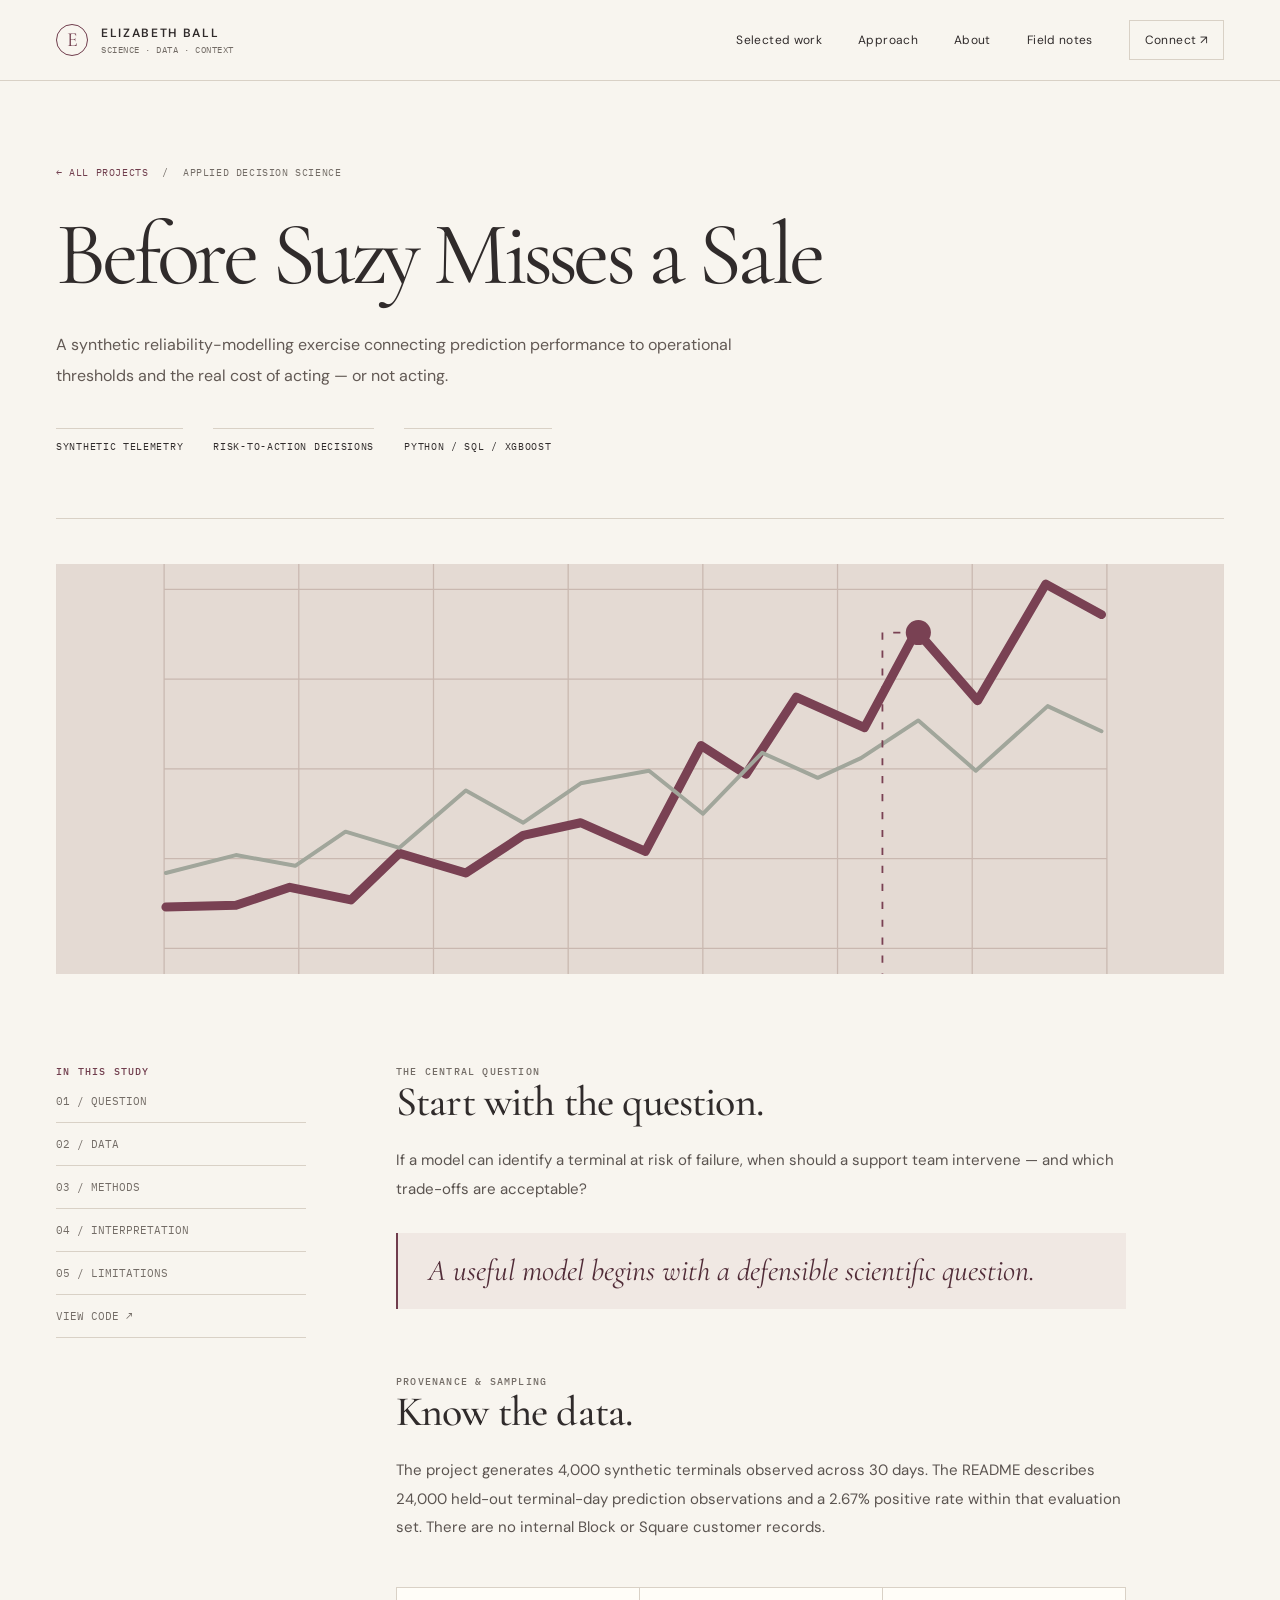
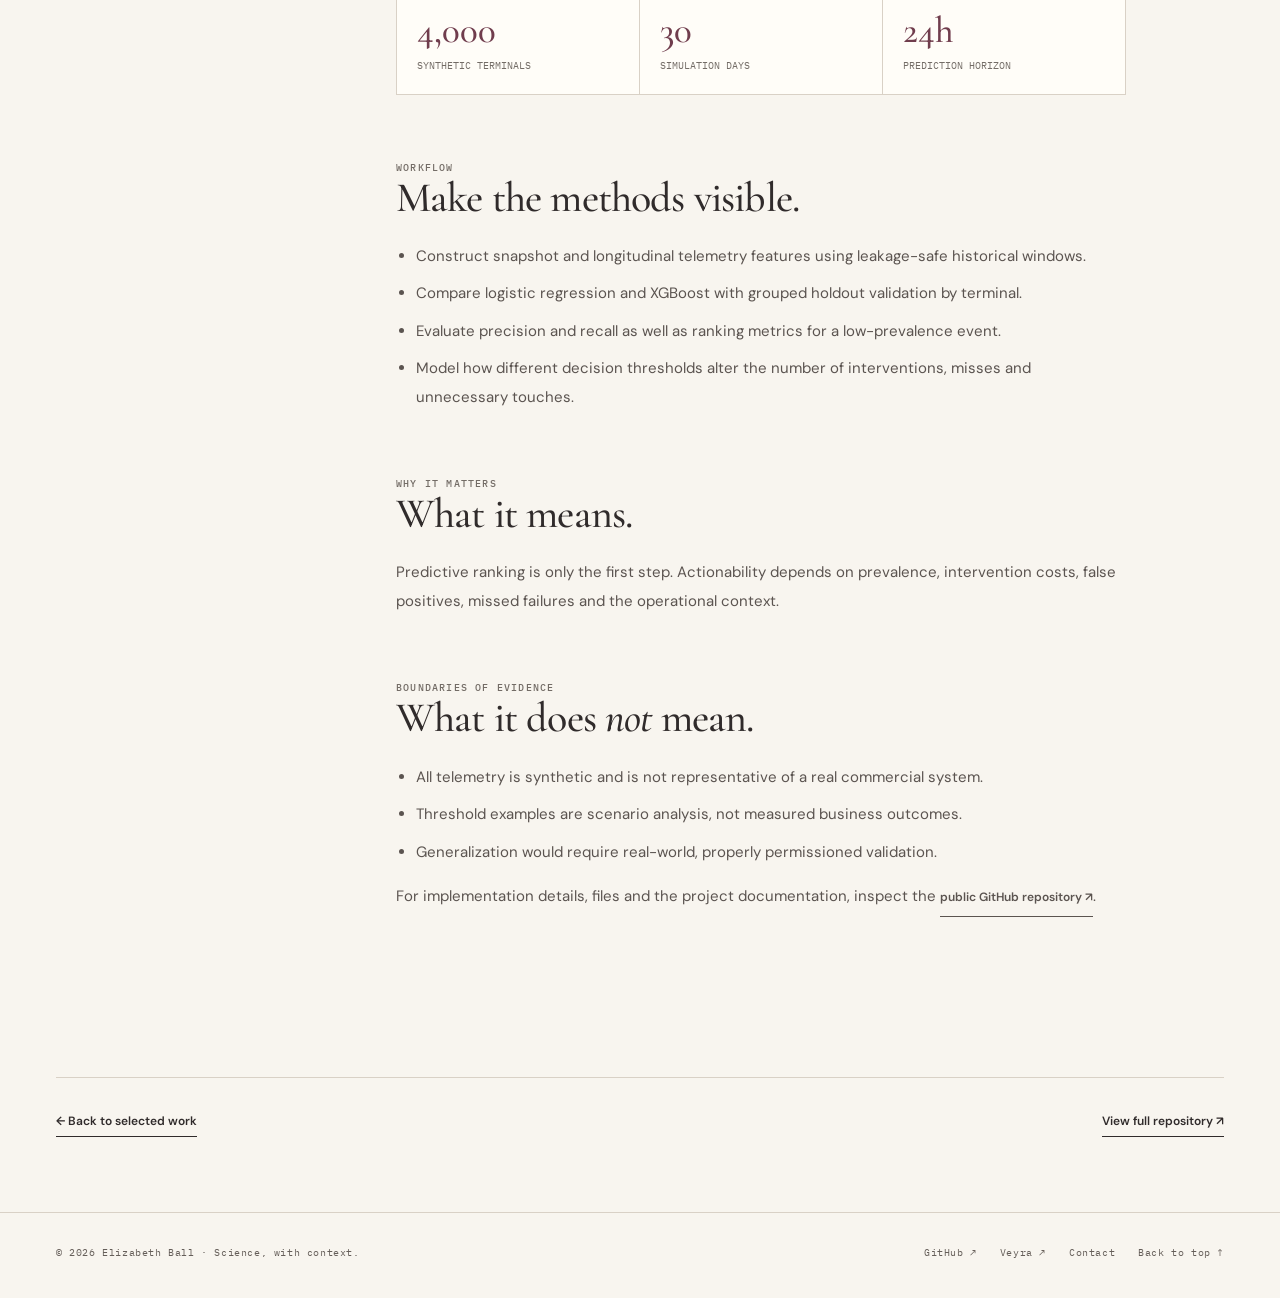
<file: projects/terminal-reliability.html>
<!doctype html><html lang="en" id="top"><head><meta charset="utf-8"><meta name="viewport" content="width=device-width,initial-scale=1"><meta name="theme-color" content="#f8f5ef"><meta name="description" content="A synthetic reliability-modelling exercise connecting prediction performance to operational thresholds and the real cost of acting — or not acting."><title>Before Suzy Misses a Sale | Elizabeth Ball</title><link rel="icon" type="image/svg+xml" href="../assets/favicon.svg"><link rel="stylesheet" href="../styles.css"><script defer src="../script.js"></script></head><body><a class="skip-link" href="#main">Skip to content</a>
<header class="site-header"><div class="container header-inner"><a class="brand" href="../index.html" aria-label="Elizabeth Ball, home"><span class="brand-symbol">E</span><span class="brand-text"><span class="brand-name">Elizabeth Ball</span><span class="brand-sub">SCIENCE · DATA · CONTEXT</span></span></a><button class="menu-button" type="button" aria-label="Toggle navigation" aria-expanded="false" aria-controls="site-nav"><span></span><span></span></button><nav class="nav" id="site-nav" aria-label="Main navigation"><a href="../index.html#work">Selected work</a><a href="../index.html#approach">Approach</a><a href="../index.html#about">About</a><a href="../index.html#notes">Field notes</a><a href="../index.html#contact" class="nav-out">Connect ↗</a></nav></div></header><main id="main"><div class="container"><header class="case-header"><div class="breadcrumbs"><a href="../index.html#work">← All projects</a><span>/</span><span>APPLIED DECISION SCIENCE</span></div><h1>Before Suzy Misses a Sale</h1><p class="lede">A synthetic reliability-modelling exercise connecting prediction performance to operational thresholds and the real cost of acting — or not acting.</p><div class="case-meta"><span>Synthetic telemetry</span><span>Risk-to-action decisions</span><span>Python / SQL / XGBoost</span></div></header><div class="case-visual"><div class="project-art terminal"><img src="../assets/terminal-art.svg" alt="Abstract editorial illustration representing time-series decision modelling" loading="lazy"></div></div><div class="case-body"><aside class="case-side" aria-label="Case study sections"><span class="eyebrow" style="color:var(--wine)">IN THIS STUDY</span><a href="#question">01 / QUESTION</a><a href="#data">02 / DATA</a><a href="#methods">03 / METHODS</a><a href="#meaning">04 / INTERPRETATION</a><a href="#limits">05 / LIMITATIONS</a><a href="https://github.com/lizzball/terminal-signal-lab" target="_blank" rel="noopener noreferrer">VIEW CODE ↗</a></aside><div class="case-content"><section id="question"><span class="eyebrow muted">THE CENTRAL QUESTION</span><h2>Start with the question.</h2><p>If a model can identify a terminal at risk of failure, when should a support team intervene — and which trade-offs are acceptable?</p><div class="case-callout">A useful model begins with a defensible scientific question.</div></section><section id="data"><span class="eyebrow muted">PROVENANCE &amp; SAMPLING</span><h2>Know the data.</h2><p>The project generates 4,000 synthetic terminals observed across 30 days. The README describes 24,000 held-out terminal-day prediction observations and a 2.67% positive rate within that evaluation set. There are no internal Block or Square customer records.</p><div class="case-stat-grid"><div class="case-stat"><strong>4,000</strong><span>synthetic terminals</span></div><div class="case-stat"><strong>30</strong><span>simulation days</span></div><div class="case-stat"><strong>24h</strong><span>prediction horizon</span></div></div></section><section id="methods"><span class="eyebrow muted">WORKFLOW</span><h2>Make the methods visible.</h2><ul><li>Construct snapshot and longitudinal telemetry features using leakage-safe historical windows.</li><li>Compare logistic regression and XGBoost with grouped holdout validation by terminal.</li><li>Evaluate precision and recall as well as ranking metrics for a low-prevalence event.</li><li>Model how different decision thresholds alter the number of interventions, misses and unnecessary touches.</li></ul></section><section id="meaning"><span class="eyebrow muted">WHY IT MATTERS</span><h2>What it means.</h2><p>Predictive ranking is only the first step. Actionability depends on prevalence, intervention costs, false positives, missed failures and the operational context.</p></section><section id="limits"><span class="eyebrow muted">BOUNDARIES OF EVIDENCE</span><h2>What it does <em>not</em> mean.</h2><ul><li>All telemetry is synthetic and is not representative of a real commercial system.</li><li>Threshold examples are scenario analysis, not measured business outcomes.</li><li>Generalization would require real-world, properly permissioned validation.</li></ul><p>For implementation details, files and the project documentation, inspect the <a class="text-link" href="https://github.com/lizzball/terminal-signal-lab" target="_blank" rel="noopener noreferrer">public GitHub repository ↗</a>.</p></section></div></div><div class="case-footer-nav"><a class="text-link" href="../index.html#work">← Back to selected work</a><a class="text-link" href="https://github.com/lizzball/terminal-signal-lab" target="_blank" rel="noopener noreferrer">View full repository ↗</a></div></div></main><footer class="site-footer"><div class="container footer-inner"><span>© 2026 Elizabeth Ball · Science, with context.</span><div class="footer-links"><a href="https://github.com/lizzball" target="_blank" rel="noopener noreferrer">GitHub ↗</a><a href="https://veyrainsights.com/" target="_blank" rel="noopener noreferrer">Veyra ↗</a><a href="../index.html#contact">Contact</a><a href="#top">Back to top ↑</a></div></div></footer></body></html>
</file>
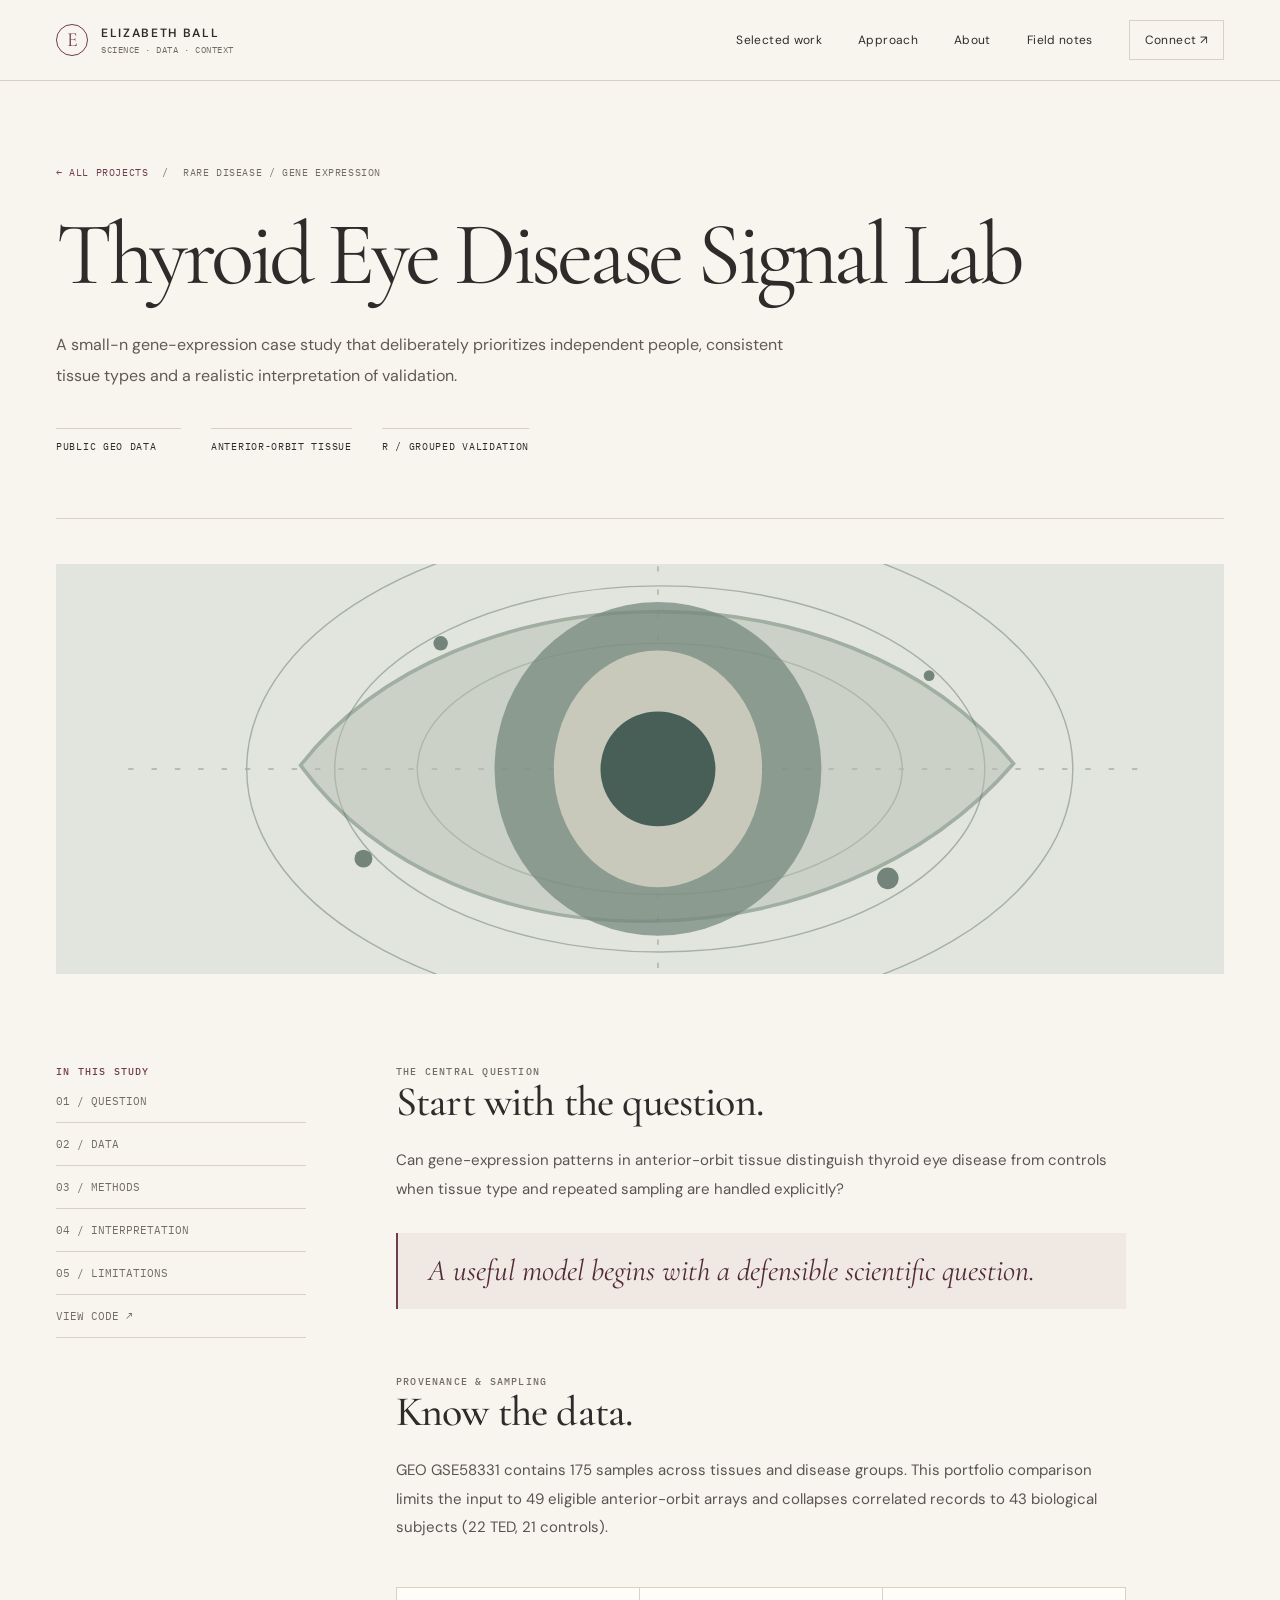
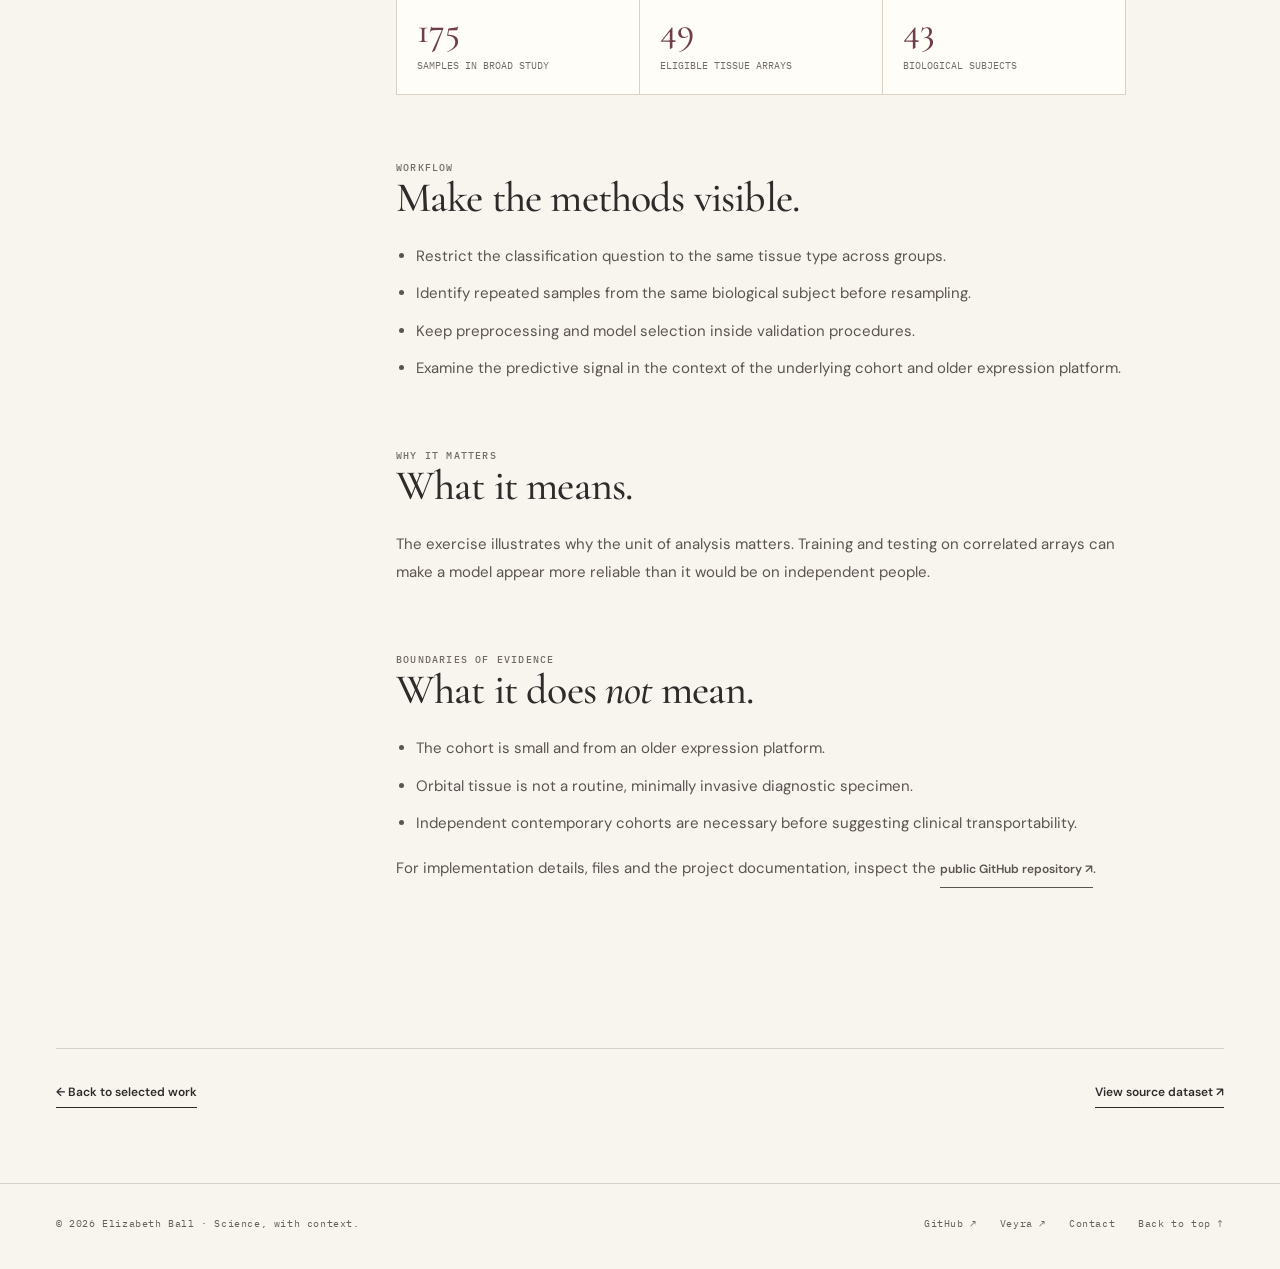
<file: projects/thyroid-eye-disease.html>
<!doctype html><html lang="en" id="top"><head><meta charset="utf-8"><meta name="viewport" content="width=device-width,initial-scale=1"><meta name="theme-color" content="#f8f5ef"><meta name="description" content="A small-n gene-expression case study that deliberately prioritizes independent people, consistent tissue types and a realistic interpretation of validation."><title>Thyroid Eye Disease Signal Lab | Elizabeth Ball</title><link rel="icon" type="image/svg+xml" href="../assets/favicon.svg"><link rel="stylesheet" href="../styles.css"><script defer src="../script.js"></script></head><body><a class="skip-link" href="#main">Skip to content</a>
<header class="site-header"><div class="container header-inner"><a class="brand" href="../index.html" aria-label="Elizabeth Ball, home"><span class="brand-symbol">E</span><span class="brand-text"><span class="brand-name">Elizabeth Ball</span><span class="brand-sub">SCIENCE · DATA · CONTEXT</span></span></a><button class="menu-button" type="button" aria-label="Toggle navigation" aria-expanded="false" aria-controls="site-nav"><span></span><span></span></button><nav class="nav" id="site-nav" aria-label="Main navigation"><a href="../index.html#work">Selected work</a><a href="../index.html#approach">Approach</a><a href="../index.html#about">About</a><a href="../index.html#notes">Field notes</a><a href="../index.html#contact" class="nav-out">Connect ↗</a></nav></div></header><main id="main"><div class="container"><header class="case-header"><div class="breadcrumbs"><a href="../index.html#work">← All projects</a><span>/</span><span>RARE DISEASE / GENE EXPRESSION</span></div><h1>Thyroid Eye Disease Signal Lab</h1><p class="lede">A small-n gene-expression case study that deliberately prioritizes independent people, consistent tissue types and a realistic interpretation of validation.</p><div class="case-meta"><span>Public GEO data</span><span>Anterior-orbit tissue</span><span>R / grouped validation</span></div></header><div class="case-visual"><div class="project-art ted"><img src="../assets/ted-art.svg" alt="Abstract editorial illustration representing orbital tissue" loading="lazy"></div></div><div class="case-body"><aside class="case-side" aria-label="Case study sections"><span class="eyebrow" style="color:var(--wine)">IN THIS STUDY</span><a href="#question">01 / QUESTION</a><a href="#data">02 / DATA</a><a href="#methods">03 / METHODS</a><a href="#meaning">04 / INTERPRETATION</a><a href="#limits">05 / LIMITATIONS</a><a href="https://github.com/lizzball/biomarker-publicdataset-test" target="_blank" rel="noopener noreferrer">VIEW CODE ↗</a></aside><div class="case-content"><section id="question"><span class="eyebrow muted">THE CENTRAL QUESTION</span><h2>Start with the question.</h2><p>Can gene-expression patterns in anterior-orbit tissue distinguish thyroid eye disease from controls when tissue type and repeated sampling are handled explicitly?</p><div class="case-callout">A useful model begins with a defensible scientific question.</div></section><section id="data"><span class="eyebrow muted">PROVENANCE &amp; SAMPLING</span><h2>Know the data.</h2><p>GEO GSE58331 contains 175 samples across tissues and disease groups. This portfolio comparison limits the input to 49 eligible anterior-orbit arrays and collapses correlated records to 43 biological subjects (22 TED, 21 controls).</p><div class="case-stat-grid"><div class="case-stat"><strong>175</strong><span>samples in broad study</span></div><div class="case-stat"><strong>49</strong><span>eligible tissue arrays</span></div><div class="case-stat"><strong>43</strong><span>biological subjects</span></div></div></section><section id="methods"><span class="eyebrow muted">WORKFLOW</span><h2>Make the methods visible.</h2><ul><li>Restrict the classification question to the same tissue type across groups.</li><li>Identify repeated samples from the same biological subject before resampling.</li><li>Keep preprocessing and model selection inside validation procedures.</li><li>Examine the predictive signal in the context of the underlying cohort and older expression platform.</li></ul></section><section id="meaning"><span class="eyebrow muted">WHY IT MATTERS</span><h2>What it means.</h2><p>The exercise illustrates why the unit of analysis matters. Training and testing on correlated arrays can make a model appear more reliable than it would be on independent people.</p></section><section id="limits"><span class="eyebrow muted">BOUNDARIES OF EVIDENCE</span><h2>What it does <em>not</em> mean.</h2><ul><li>The cohort is small and from an older expression platform.</li><li>Orbital tissue is not a routine, minimally invasive diagnostic specimen.</li><li>Independent contemporary cohorts are necessary before suggesting clinical transportability.</li></ul><p>For implementation details, files and the project documentation, inspect the <a class="text-link" href="https://github.com/lizzball/biomarker-publicdataset-test" target="_blank" rel="noopener noreferrer">public GitHub repository ↗</a>.</p></section></div></div><div class="case-footer-nav"><a class="text-link" href="../index.html#work">← Back to selected work</a><a class="text-link" href="https://www.ncbi.nlm.nih.gov/geo/query/acc.cgi?acc=GSE58331" target="_blank" rel="noopener noreferrer">View source dataset ↗</a></div></div></main><footer class="site-footer"><div class="container footer-inner"><span>© 2026 Elizabeth Ball · Science, with context.</span><div class="footer-links"><a href="https://github.com/lizzball" target="_blank" rel="noopener noreferrer">GitHub ↗</a><a href="https://veyrainsights.com/" target="_blank" rel="noopener noreferrer">Veyra ↗</a><a href="../index.html#contact">Contact</a><a href="#top">Back to top ↑</a></div></div></footer></body></html>
</file>
<file: styles.css>
@import url('https://fonts.googleapis.com/css2?family=Cormorant+Garamond:ital,wght@0,400;0,500;0,600;1,400;1,500&family=DM+Sans:wght@400;500;600;700&family=IBM+Plex+Mono:wght@400;500;600&display=swap');
:root{--paper:#f8f5ef;--paper-dark:#efe9df;--ink:#302b2b;--muted:#736c66;--wine:#703d4d;--wine-dark:#512c38;--line:#d9d1c6;--sage:#899587;--white:#fffdf8;--serif:'Cormorant Garamond',Georgia,serif;--sans:'DM Sans',Arial,sans-serif;--mono:'IBM Plex Mono',monospace;--max:1260px}
*{box-sizing:border-box}html{scroll-behavior:smooth}body{margin:0;background:var(--paper);color:var(--ink);font-family:var(--sans);-webkit-font-smoothing:antialiased}::selection{background:#bca1a8;color:var(--ink)}a{color:inherit;text-decoration:none}button{font:inherit}img,svg{max-width:100%}.skip-link{position:absolute;left:1rem;top:-100px;background:#fff;padding:1rem;z-index:100}.skip-link:focus{top:1rem}.container{width:min(calc(100% - 112px),var(--max));margin:auto}.mono,.eyebrow,.section-number{font-family:var(--mono);font-size:10px;letter-spacing:.12em;text-transform:uppercase;font-weight:500}.small-caps{text-transform:uppercase;letter-spacing:.18em;font-size:11px}.muted{color:var(--muted)}.site-header{position:relative;z-index:10;background:var(--paper);border-bottom:1px solid var(--line)}.header-inner{display:flex;align-items:center;justify-content:space-between;min-height:80px;gap:24px}.brand{display:flex;align-items:center;gap:13px}.brand-symbol{width:32px;height:32px;display:grid;place-items:center;border:1px solid var(--wine);border-radius:50%;font-family:var(--serif);font-size:20px;color:var(--wine)}.brand-text{display:flex;flex-direction:column;gap:3px}.brand-name{font-weight:600;letter-spacing:.14em;text-transform:uppercase;font-size:12px}.brand-sub{font:9px var(--mono);letter-spacing:.06em;color:var(--muted)}.nav{display:flex;align-items:center;gap:36px}.nav a{font-size:12px;letter-spacing:.03em;transition:color .2s}.nav a:hover,.text-link:hover{color:var(--wine)}.nav .nav-out{padding:11px 15px;border:1px solid var(--line)}.menu-button{display:none;background:none;border:0;padding:12px;cursor:pointer}.menu-button span{display:block;width:24px;height:1px;background:var(--ink);margin:6px 0}.hero{display:grid;grid-template-columns:1.08fr .92fr;gap:5%;min-height:660px;align-items:stretch}.hero-copy{padding:104px 0 82px;display:flex;flex-direction:column;align-items:flex-start}.hero h1{font:400 clamp(67px,7.5vw,119px)/.86 var(--serif);letter-spacing:-.052em;margin:32px 0 30px;max-width:750px}.hero h1 em{color:var(--wine);font-weight:400}.hero-text{font-size:15px;line-height:1.95;max-width:490px;color:#5b5550}.hero-actions{margin-top:32px;display:flex;align-items:center;gap:30px;flex-wrap:wrap}.btn{display:inline-flex;gap:19px;align-items:center;justify-content:center;min-height:51px;padding:0 22px;font-size:12px;font-weight:600;transition:background .2s,transform .2s}.btn:hover{transform:translateY(-2px)}.btn-primary{background:var(--wine);color:var(--white)}.btn-primary:hover{background:var(--wine-dark)}.text-link{display:inline-flex;gap:15px;align-items:center;font-size:12px;font-weight:600;border-bottom:1px solid currentColor;padding-bottom:7px}.arrow{font-size:17px;line-height:1}.hero-art{position:relative;min-height:620px;background:#e8e0d5;overflow:hidden;border-left:1px solid var(--line);border-right:1px solid var(--line)}.hero-art:before{content:'';position:absolute;inset:0;background:radial-gradient(ellipse at 50% 52%,#e2c6b9 0%,transparent 45%),linear-gradient(145deg,#eae5db,#d8c7b9 55%,#eee5d9)}.hero-art .art-grain{position:absolute;inset:0;background-image:url('assets/grain.svg');background-size:180px;opacity:.28;mix-blend-mode:multiply}.hero-art .hero-motif{position:absolute;width:104%;height:105%;left:-2%;top:0;object-fit:contain;filter:drop-shadow(20px 25px 16px rgba(53,35,34,.09))}.art-label{position:absolute;left:28px;bottom:29px;font:10px var(--mono);letter-spacing:.1em;text-transform:uppercase;color:#5a4f4b;line-height:2}.art-index{position:absolute;top:28px;right:29px;font:11px var(--mono);color:#655553}.hero-bottom{border-top:1px solid var(--line);padding:23px 0 24px;display:flex;justify-content:space-between;gap:12px;flex-wrap:wrap;color:var(--muted);font:10px var(--mono);letter-spacing:.06em;text-transform:uppercase}.rule{border-top:1px solid var(--line)}.section{padding:110px 0}.section-head{display:flex;justify-content:space-between;align-items:end;gap:24px;margin-bottom:47px}.section-head h2,.statement h2,.about h2,.contact h2{font:400 clamp(49px,5.2vw,78px)/.95 var(--serif);letter-spacing:-.045em;margin:16px 0 0}.section-head h2 em,.statement h2 em,.about h2 em,.contact h2 em{color:var(--wine);font-weight:400}.section-intro{max-width:290px;color:var(--muted);font-size:13px;line-height:1.8;margin:0 0 5px}.projects-grid{display:grid;grid-template-columns:repeat(2,minmax(0,1fr));gap:28px}.project-card{display:flex;flex-direction:column;border:1px solid var(--line);background:var(--white);overflow:hidden;transition:transform .25s,box-shadow .25s}.project-card:hover{transform:translateY(-5px);box-shadow:0 13px 30px rgba(50,39,37,.07)}.project-art{height:310px;position:relative;overflow:hidden;background:#e9e0d7}.project-art svg,.project-art img{width:100%;height:100%;display:block;object-fit:cover}.project-art.ted{background:#e2e7dd}.project-art.terminal{background:#e1d8d0}.project-art.sql{background:#e7e4dd}.project-art .overlay-index{position:absolute;left:25px;top:24px;font:11px var(--mono);letter-spacing:.07em;color:#53473f}.project-body{padding:29px 31px 31px;display:flex;flex-direction:column;min-height:265px}.project-meta{font:10px var(--mono);letter-spacing:.08em;text-transform:uppercase;color:var(--wine)}.project-card h3{font:500 clamp(34px,3.2vw,47px)/1.05 var(--serif);letter-spacing:-.02em;margin:15px 0}.project-card p{font-size:13px;line-height:1.8;color:var(--muted);margin:0 0 25px;max-width:520px}.project-bottom{margin-top:auto;display:flex;align-items:center;justify-content:space-between;gap:16px;border-top:1px solid var(--line);padding-top:19px;font:10px var(--mono);letter-spacing:.04em;text-transform:uppercase}.statement{background:var(--wine);color:#f8f1e9;padding:102px 0 111px}.statement .eyebrow{color:#d8bdc5}.statement h2{max-width:1050px;font-size:clamp(56px,6vw,92px);line-height:1.02}.statement h2 em{color:#dfc2bc}.statement-foot{display:flex;gap:50px;flex-wrap:wrap;max-width:830px;margin-top:40px}.statement-foot p{font-size:13px;line-height:1.8;max-width:390px;color:#eadce0}.method-grid{display:grid;grid-template-columns:repeat(3,minmax(0,1fr));border-top:1px solid var(--line);border-bottom:1px solid var(--line)}.method{padding:33px 28px 34px 0}.method+.method{border-left:1px solid var(--line);padding-left:30px}.method .method-num{font:11px var(--mono);color:var(--wine)}.method h3{font:500 35px/1 var(--serif);margin:32px 0 15px}.method p{font-size:13px;line-height:1.85;color:var(--muted);margin:0}.about{display:grid;grid-template-columns:1fr 1fr;gap:10%;align-items:start}.about h2{margin-bottom:30px}.about p{font-size:14px;line-height:2;color:#5d5651}.about p+p{margin-top:18px}.capabilities{background:var(--paper-dark);padding:35px}.capabilities h3{margin:0 0 22px;font:500 31px var(--serif)}.cap-row{display:flex;justify-content:space-between;gap:30px;border-top:1px solid #ccc1b5;padding:18px 0}.cap-row span:first-child{font:10px var(--mono);text-transform:uppercase;letter-spacing:.08em;color:var(--wine);white-space:nowrap}.cap-row span:last-child{font-size:12px;line-height:1.65;max-width:290px}.note-card{border-top:1px solid var(--line);padding:30px 0;display:grid;grid-template-columns:150px 1fr 115px;gap:30px;align-items:center}.note-card h3{font:500 39px/1 var(--serif);letter-spacing:-.025em;margin:7px 0}.note-card p{color:var(--muted);line-height:1.75;font-size:13px;margin:0}.note-card .link-end{text-align:right}.veyra-band{display:grid;grid-template-columns:1fr 1fr;min-height:370px;background:#e4d7cd}.veyra-band .copy{padding:70px max(35px,calc((100vw - var(--max))/2));padding-right:45px}.veyra-band h2{font:400 clamp(52px,5vw,78px)/.95 var(--serif);margin:22px 0}.veyra-band p{font-size:13px;line-height:1.9;max-width:470px;color:#665854}.veyra-band .visual{position:relative;min-height:340px;overflow:hidden;background:linear-gradient(125deg,#9c817d,#704552)}.veyra-band .visual:before{content:'';position:absolute;inset:8% 16%;border:1px solid rgba(245,222,217,.5);border-radius:50% 50% 48% 52%;transform:rotate(22deg)}.veyra-band .visual:after{content:'science × story × place × practice';position:absolute;inset:auto 0 48px;text-align:center;color:#f8efea;font:italic 28px var(--serif);letter-spacing:.07em}.contact{padding:108px 0 90px;display:flex;justify-content:space-between;align-items:end;gap:40px}.contact p{max-width:480px;color:var(--muted);font-size:14px;line-height:1.9}.contact .contact-links{display:flex;gap:16px;flex-wrap:wrap}.site-footer{border-top:1px solid var(--line);padding:33px 0 39px}.footer-inner{display:flex;justify-content:space-between;gap:25px;flex-wrap:wrap;align-items:center}.footer-inner span,.footer-inner a{font:10px var(--mono);letter-spacing:.06em;color:#655e59}.footer-links{display:flex;gap:23px}.footer-links a:hover{color:var(--wine)}.case-header{padding:85px 0 65px;border-bottom:1px solid var(--line)}.breadcrumbs{font:10px var(--mono);letter-spacing:.06em;text-transform:uppercase;color:var(--muted);display:flex;align-items:center;gap:14px}.breadcrumbs a{color:var(--wine)}.case-header h1,.note-header h1{font:400 clamp(62px,7vw,108px)/.93 var(--serif);max-width:990px;letter-spacing:-.05em;margin:34px 0}.case-header .lede,.note-header .lede{font-size:16px;line-height:1.9;color:#625954;max-width:750px}.case-meta{display:flex;gap:30px;flex-wrap:wrap;margin-top:37px}.case-meta span{border-top:1px solid var(--line);padding-top:11px;min-width:125px;font:10px var(--mono);letter-spacing:.07em;text-transform:uppercase}.case-visual{padding:45px 0 0}.case-visual .project-art{height:410px}.case-body{display:grid;grid-template-columns:250px minmax(0,730px);gap:90px;padding:85px 0 100px;align-items:start}.case-side{position:sticky;top:30px}.case-side a{display:block;border-bottom:1px solid var(--line);padding:14px 0;font:11px var(--mono);text-transform:uppercase;color:var(--muted)}.case-side a:hover{color:var(--wine)}.case-content section{margin-bottom:60px;scroll-margin-top:45px}.case-content h2,.article h2{font:500 42px/1.05 var(--serif);margin:0 0 22px;letter-spacing:-.02em}.case-content p,.case-content li,.article p{font-size:15px;line-height:1.9;color:#5b5450}.case-content ul{padding-left:20px}.case-content li{margin:9px 0}.case-stat-grid{display:grid;grid-template-columns:repeat(3,1fr);gap:1px;background:var(--line);border:1px solid var(--line);margin:45px 0}.case-stat{padding:20px;background:var(--white)}.case-stat strong{display:block;font:500 37px var(--serif);color:var(--wine)}.case-stat span{font:10px/1.5 var(--mono);color:var(--muted);text-transform:uppercase}.case-callout{border-left:2px solid var(--wine);padding:20px 30px;background:#f0e8e3;font:italic 30px/1.2 var(--serif);color:var(--wine-dark);margin:30px 0}.case-footer-nav{border-top:1px solid var(--line);padding:35px 0 75px;display:flex;justify-content:space-between;gap:20px}.note-header{padding:105px 0 50px}.note-header h1{max-width:960px}.article{max-width:750px;margin:auto;padding:50px 0 110px}.article .dropcap:first-letter{float:left;font:95px/.78 var(--serif);color:var(--wine);padding-right:11px}.article p{margin:0 0 24px}.article h2{margin-top:60px}.reveal{opacity:0;transform:translateY(17px);transition:opacity .7s,transform .7s}.reveal.in-view{opacity:1;transform:none}
@media(max-width:1000px){.container{width:min(calc(100% - 60px),var(--max))}.hero{grid-template-columns:1fr .8fr;min-height:570px}.hero-copy{padding:78px 0}.hero-art{min-height:540px}.hero h1{font-size:clamp(62px,8vw,90px)}.project-art{height:260px}.case-body{grid-template-columns:170px minmax(0,1fr);gap:45px}.veyra-band .copy{padding-left:45px}}
@media(max-width:700px){.container{width:min(calc(100% - 40px),var(--max))}.header-inner{min-height:70px}.menu-button{display:block}.nav{position:absolute;display:none;left:0;top:69px;right:0;flex-direction:column;gap:0;align-items:stretch;background:var(--paper);border-bottom:1px solid var(--line);padding:15px 20px 22px}.nav.open{display:flex}.nav a{padding:14px 0}.nav .nav-out{display:block;text-align:center}.hero{grid-template-columns:1fr}.hero-copy{padding:70px 0 60px}.hero h1{font-size:clamp(66px,14vw,96px);max-width:540px}.hero-text{font-size:14px}.hero-art{min-height:380px;border:1px solid var(--line)}.hero-art .hero-motif{height:115%;top:-7%}.hero-bottom{font-size:9px}.section{padding:80px 0}.section-head{align-items:start;flex-direction:column}.section-head h2,.about h2{font-size:58px}.projects-grid{grid-template-columns:1fr}.project-art{height:300px}.project-body{padding:25px;min-height:255px}.statement{padding:85px 0}.statement h2{font-size:55px}.method-grid{grid-template-columns:1fr}.method,.method+.method{padding:27px 0;border-left:0}.method+.method{border-top:1px solid var(--line)}.method h3{margin-top:19px}.about{grid-template-columns:1fr;gap:35px}.capabilities{padding:28px}.note-card{grid-template-columns:1fr;gap:10px}.note-card .link-end{text-align:left}.veyra-band{grid-template-columns:1fr}.veyra-band .copy{padding:60px 25px}.veyra-band .visual{min-height:270px}.contact{padding:85px 0;display:block}.contact .contact-links{margin-top:30px}.footer-inner{display:block}.footer-links{margin-top:20px}.case-header{padding:60px 0 42px}.case-header h1,.note-header h1{font-size:65px}.case-visual .project-art{height:290px}.case-body{display:block;padding:50px 0}.case-side{position:static;display:flex;flex-wrap:wrap;gap:14px;margin-bottom:55px}.case-side a{font-size:9px;padding:8px 0}.case-stat-grid{grid-template-columns:1fr 1fr}.case-callout{font-size:26px}.article{padding:30px 0 75px}}
@media(prefers-reduced-motion:reduce){*,*:before,*:after{scroll-behavior:auto!important;transition:none!important}.reveal{opacity:1;transform:none}}

.project-art img{width:100%;height:100%;object-fit:cover;display:block}
</file>
